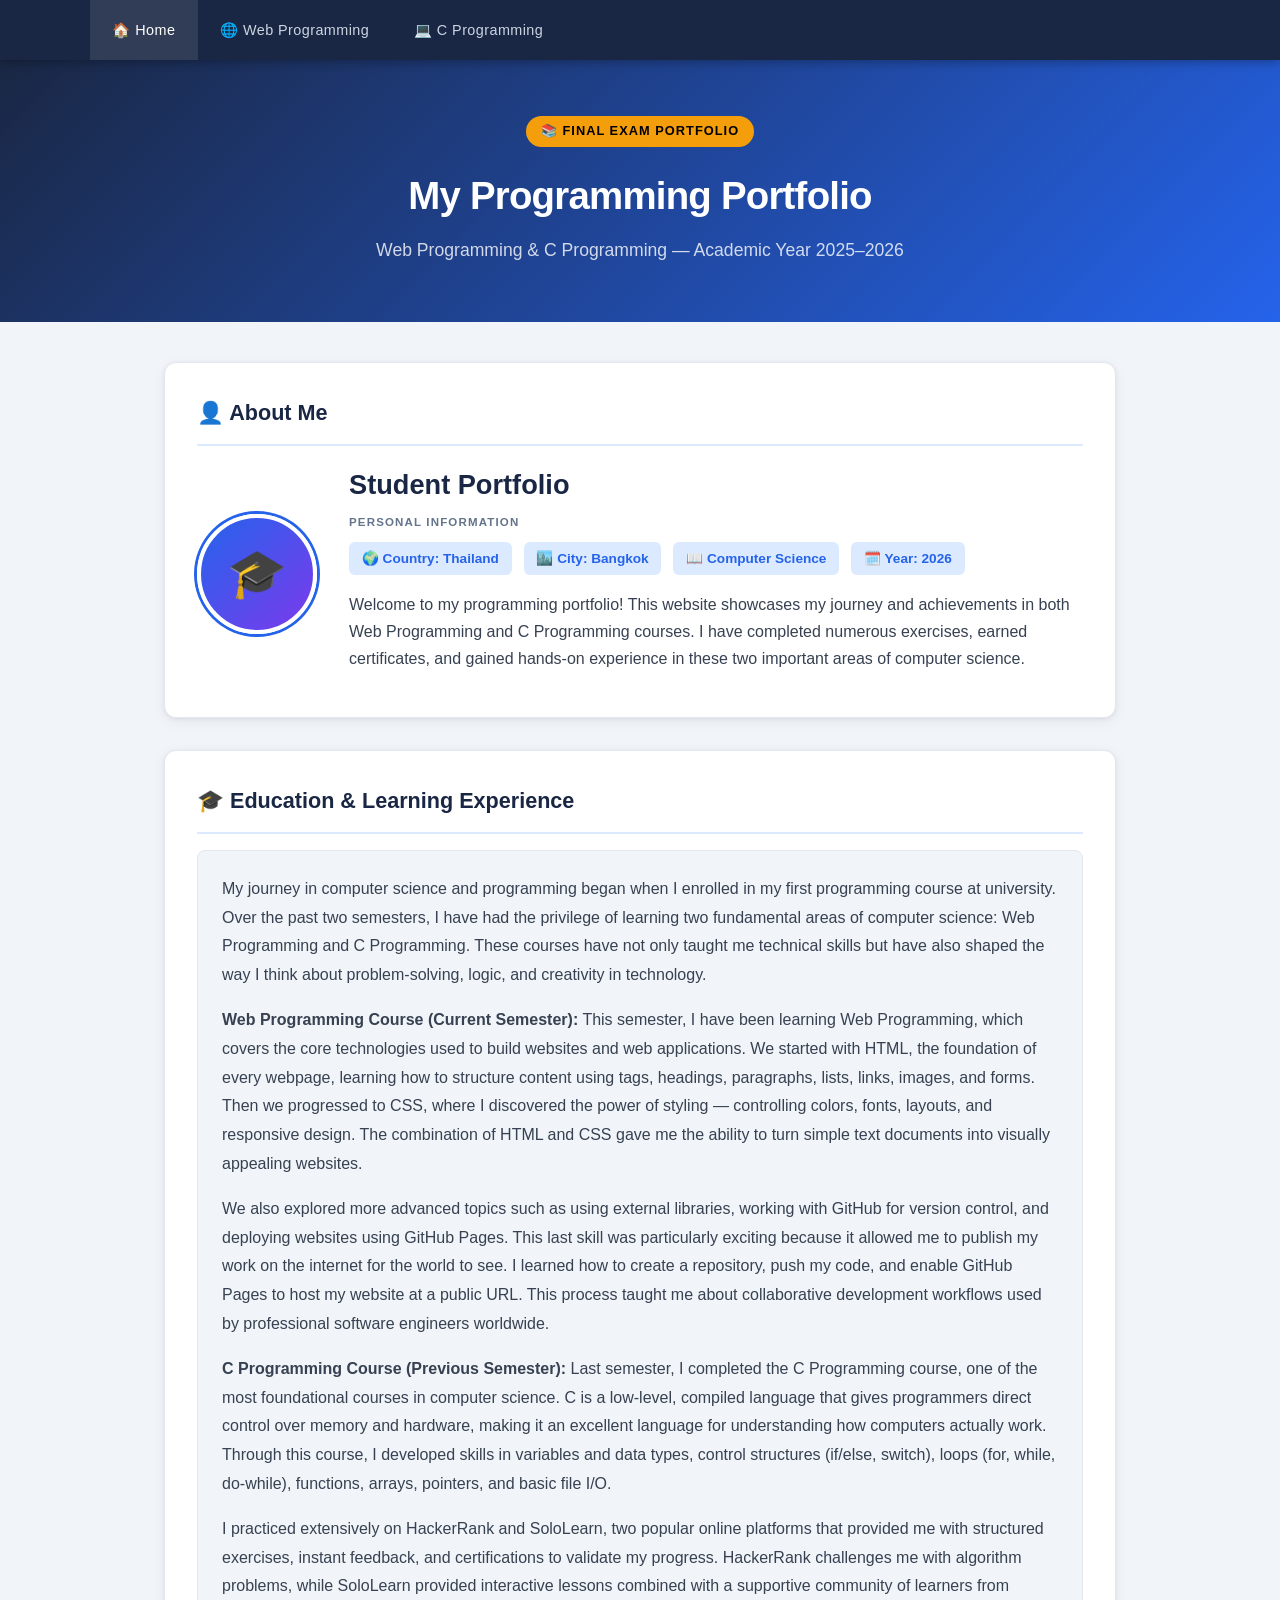
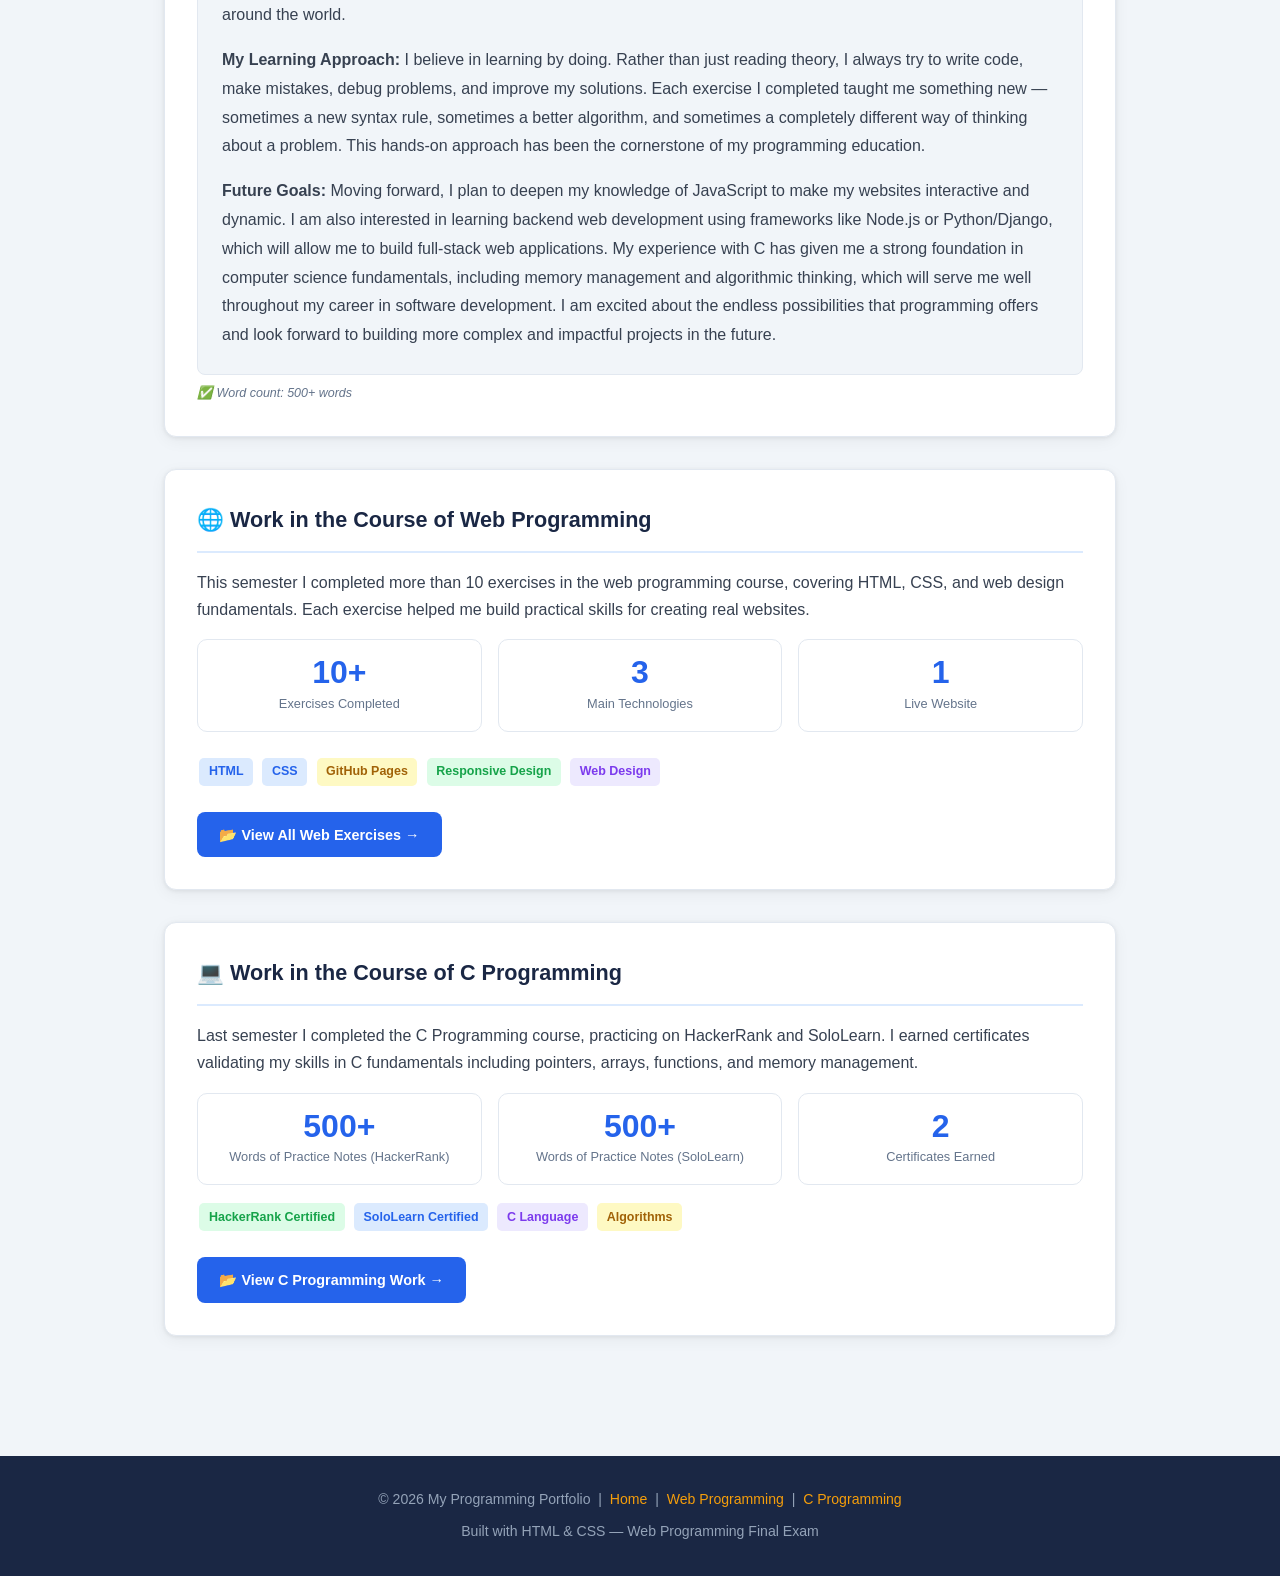
<file: index.html>
<!DOCTYPE html>
<html lang="en">
<head>
  <meta charset="UTF-8" />
  <meta name="viewport" content="width=device-width, initial-scale=1.0" />
  <title>My Portfolio – Web & C Programming</title>
  <link rel="stylesheet" href="styles.css" />
</head>
<body>

<!-- Navigation -->
<nav>
  <ul>
    <li><a href="index.html" class="active">🏠 Home</a></li>
    <li><a href="workinwebprogramming.html">🌐 Web Programming</a></li>
    <li><a href="workincprogramming.html">💻 C Programming</a></li>
  </ul>
</nav>

<!-- Hero -->
<header class="page-hero">
  <div class="badge">📚 Final Exam Portfolio</div>
  <h1>My Programming Portfolio</h1>
  <p class="subtitle">Web Programming &amp; C Programming — Academic Year 2025–2026</p>
</header>

<main class="container">

  <!-- SECTION 1: Profile -->
  <div class="card">
    <h2>👤 About Me</h2>
    <div class="profile-grid">
      <div class="profile-photo">🎓</div>
      <div class="profile-info">
        <p class="name">Student Portfolio</p>
        <span class="section-label">Personal Information</span>
        <div class="profile-meta">
          <span class="meta-tag">🌍 Country: Thailand</span>
          <span class="meta-tag">🏙️ City: Bangkok</span>
          <span class="meta-tag">📖 Computer Science</span>
          <span class="meta-tag">🗓️ Year: 2026</span>
        </div>
        <p style="margin-top:1rem; color:#374151;">
          Welcome to my programming portfolio! This website showcases my journey and achievements in both Web Programming and C Programming courses. I have completed numerous exercises, earned certificates, and gained hands-on experience in these two important areas of computer science.
        </p>
      </div>
    </div>
  </div>

  <!-- SECTION 2: Education & Learning Experience (500+ words) -->
  <div class="card">
    <h2>🎓 Education &amp; Learning Experience</h2>
    <div class="long-text">
      <p>
        My journey in computer science and programming began when I enrolled in my first programming course at university. Over the past two semesters, I have had the privilege of learning two fundamental areas of computer science: Web Programming and C Programming. These courses have not only taught me technical skills but have also shaped the way I think about problem-solving, logic, and creativity in technology.
      </p>
      <p>
        <strong>Web Programming Course (Current Semester):</strong> This semester, I have been learning Web Programming, which covers the core technologies used to build websites and web applications. We started with HTML, the foundation of every webpage, learning how to structure content using tags, headings, paragraphs, lists, links, images, and forms. Then we progressed to CSS, where I discovered the power of styling — controlling colors, fonts, layouts, and responsive design. The combination of HTML and CSS gave me the ability to turn simple text documents into visually appealing websites.
      </p>
      <p>
        We also explored more advanced topics such as using external libraries, working with GitHub for version control, and deploying websites using GitHub Pages. This last skill was particularly exciting because it allowed me to publish my work on the internet for the world to see. I learned how to create a repository, push my code, and enable GitHub Pages to host my website at a public URL. This process taught me about collaborative development workflows used by professional software engineers worldwide.
      </p>
      <p>
        <strong>C Programming Course (Previous Semester):</strong> Last semester, I completed the C Programming course, one of the most foundational courses in computer science. C is a low-level, compiled language that gives programmers direct control over memory and hardware, making it an excellent language for understanding how computers actually work. Through this course, I developed skills in variables and data types, control structures (if/else, switch), loops (for, while, do-while), functions, arrays, pointers, and basic file I/O.
      </p>
      <p>
        I practiced extensively on HackerRank and SoloLearn, two popular online platforms that provided me with structured exercises, instant feedback, and certifications to validate my progress. HackerRank challenges me with algorithm problems, while SoloLearn provided interactive lessons combined with a supportive community of learners from around the world.
      </p>
      <p>
        <strong>My Learning Approach:</strong> I believe in learning by doing. Rather than just reading theory, I always try to write code, make mistakes, debug problems, and improve my solutions. Each exercise I completed taught me something new — sometimes a new syntax rule, sometimes a better algorithm, and sometimes a completely different way of thinking about a problem. This hands-on approach has been the cornerstone of my programming education.
      </p>
      <p>
        <strong>Future Goals:</strong> Moving forward, I plan to deepen my knowledge of JavaScript to make my websites interactive and dynamic. I am also interested in learning backend web development using frameworks like Node.js or Python/Django, which will allow me to build full-stack web applications. My experience with C has given me a strong foundation in computer science fundamentals, including memory management and algorithmic thinking, which will serve me well throughout my career in software development. I am excited about the endless possibilities that programming offers and look forward to building more complex and impactful projects in the future.
      </p>
    </div>
    <span class="word-count-note">✅ Word count: 500+ words</span>
  </div>

  <!-- SECTION 3: Work in Web Programming -->
  <div class="card">
    <h2>🌐 Work in the Course of Web Programming</h2>
    <p>This semester I completed more than 10 exercises in the web programming course, covering HTML, CSS, and web design fundamentals. Each exercise helped me build practical skills for creating real websites.</p>

    <div class="stat-grid">
      <div class="stat-block">
        <div class="stat-num">10+</div>
        <div class="stat-label">Exercises Completed</div>
      </div>
      <div class="stat-block">
        <div class="stat-num">3</div>
        <div class="stat-label">Main Technologies</div>
      </div>
      <div class="stat-block">
        <div class="stat-num">1</div>
        <div class="stat-label">Live Website</div>
      </div>
    </div>

    <div style="margin-top:1.5rem;">
      <span class="tag tag-blue">HTML</span>
      <span class="tag tag-blue">CSS</span>
      <span class="tag tag-yellow">GitHub Pages</span>
      <span class="tag tag-green">Responsive Design</span>
      <span class="tag tag-purple">Web Design</span>
    </div>

    <div style="margin-top:1.5rem;">
      <a href="workinwebprogramming.html" class="btn">📂 View All Web Exercises →</a>
    </div>
  </div>

  <!-- SECTION 4: Work in C Programming -->
  <div class="card">
    <h2>💻 Work in the Course of C Programming</h2>
    <p>Last semester I completed the C Programming course, practicing on HackerRank and SoloLearn. I earned certificates validating my skills in C fundamentals including pointers, arrays, functions, and memory management.</p>

    <div class="stat-grid">
      <div class="stat-block">
        <div class="stat-num">500+</div>
        <div class="stat-label">Words of Practice Notes (HackerRank)</div>
      </div>
      <div class="stat-block">
        <div class="stat-num">500+</div>
        <div class="stat-label">Words of Practice Notes (SoloLearn)</div>
      </div>
      <div class="stat-block">
        <div class="stat-num">2</div>
        <div class="stat-label">Certificates Earned</div>
      </div>
    </div>

    <div style="margin-top:1rem;">
      <span class="tag tag-green">HackerRank Certified</span>
      <span class="tag tag-blue">SoloLearn Certified</span>
      <span class="tag tag-purple">C Language</span>
      <span class="tag tag-yellow">Algorithms</span>
    </div>

    <div style="margin-top:1.5rem;">
      <a href="workincprogramming.html" class="btn">📂 View C Programming Work →</a>
    </div>
  </div>

</main>

<!-- Footer -->
<footer>
  <p>© 2026 My Programming Portfolio &nbsp;|&nbsp; <a href="index.html">Home</a> &nbsp;|&nbsp; <a href="workinwebprogramming.html">Web Programming</a> &nbsp;|&nbsp; <a href="workincprogramming.html">C Programming</a></p>
  <p style="margin-top:0.5rem;">Built with HTML &amp; CSS — Web Programming Final Exam</p>
</footer>

</body>
</html>
</file>
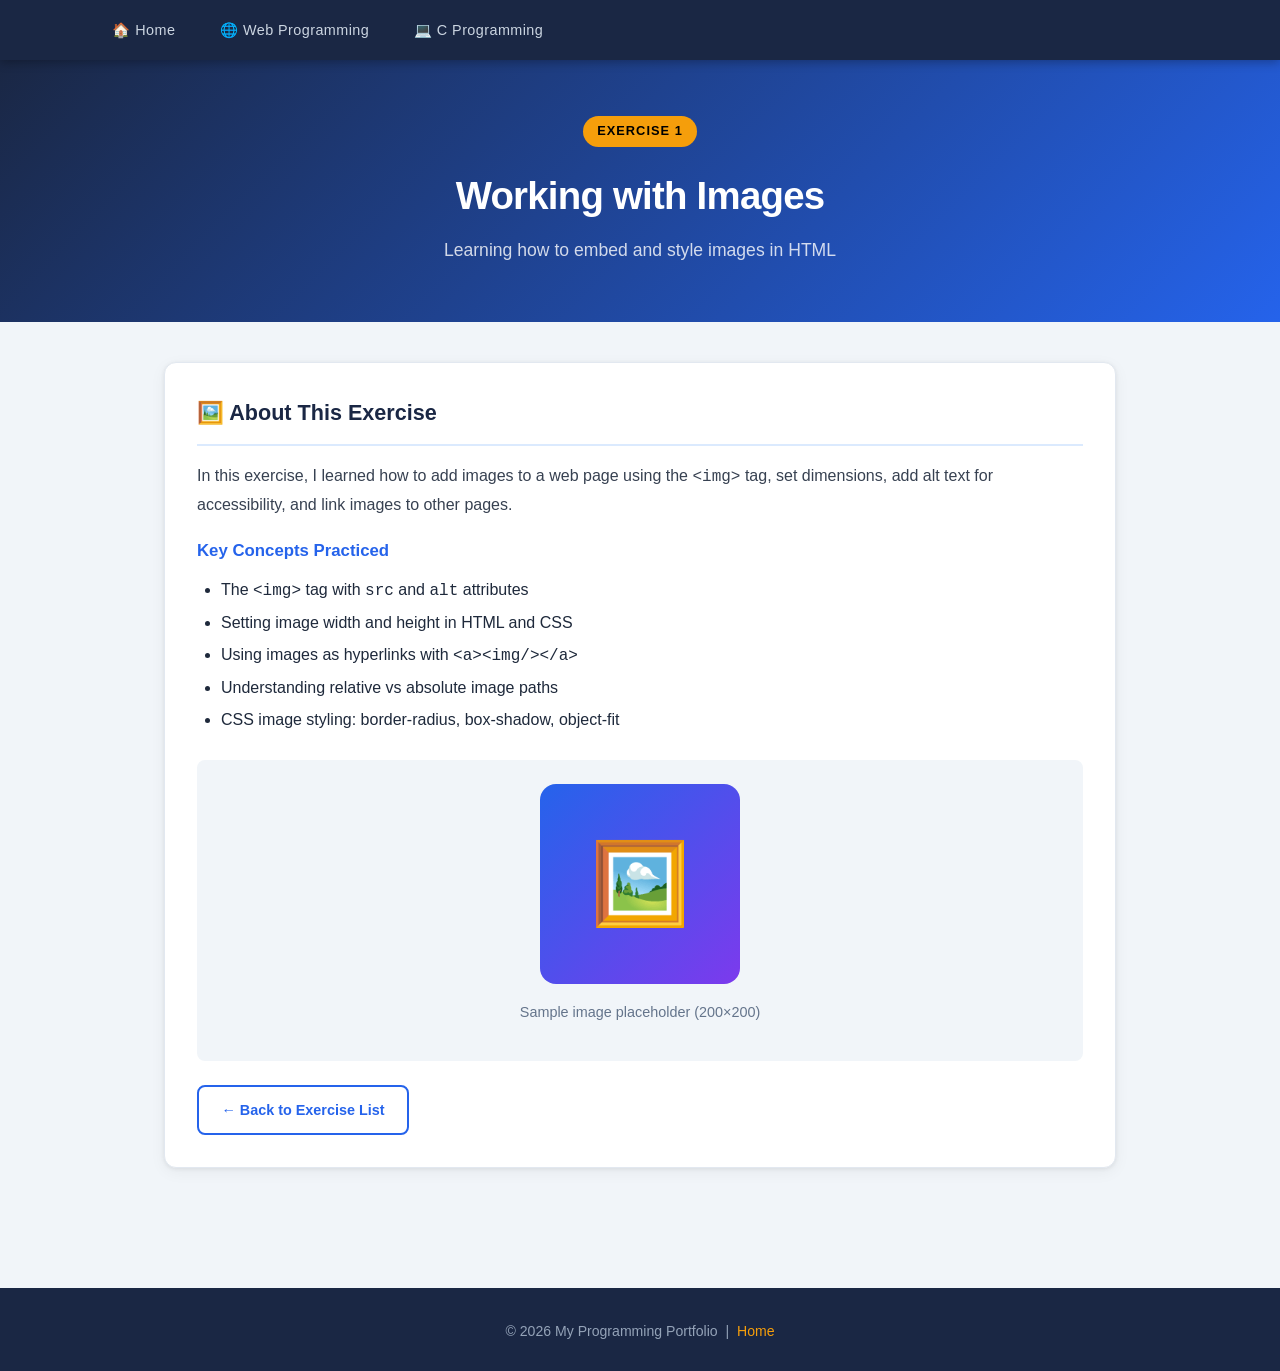
<file: image 2.html>
<!DOCTYPE html>
<html lang="en">
<head>
  <meta charset="UTF-8" />
  <meta name="viewport" content="width=device-width, initial-scale=1.0" />
  <title>Exercise 1 – Working with Images</title>
  <link rel="stylesheet" href="styles.css" />
</head>
<body>

<nav>
  <ul>
    <li><a href="index.html">🏠 Home</a></li>
    <li><a href="workinwebprogramming.html">🌐 Web Programming</a></li>
    <li><a href="workincprogramming.html">💻 C Programming</a></li>
  </ul>
</nav>

<header class="page-hero">
  <div class="badge">Exercise 1</div>
  <h1>Working with Images</h1>
  <p class="subtitle">Learning how to embed and style images in HTML</p>
</header>

<main class="container">
  <div class="card">
    <h2>🖼️ About This Exercise</h2>
    <p>In this exercise, I learned how to add images to a web page using the <code>&lt;img&gt;</code> tag, set dimensions, add alt text for accessibility, and link images to other pages.</p>

    <h3>Key Concepts Practiced</h3>
    <ul style="margin-left:1.5rem; margin-top:0.5rem; line-height:2;">
      <li>The <code>&lt;img&gt;</code> tag with <code>src</code> and <code>alt</code> attributes</li>
      <li>Setting image width and height in HTML and CSS</li>
      <li>Using images as hyperlinks with <code>&lt;a&gt;&lt;img/&gt;&lt;/a&gt;</code></li>
      <li>Understanding relative vs absolute image paths</li>
      <li>CSS image styling: border-radius, box-shadow, object-fit</li>
    </ul>

    <div style="margin-top:1.5rem; padding: 1.5rem; background: var(--light-gray); border-radius:8px; text-align:center;">
      <div style="width:200px; height:200px; background: linear-gradient(135deg,#2563eb,#7c3aed); border-radius:16px; display:flex; align-items:center; justify-content:center; font-size:5rem; margin:0 auto;">🖼️</div>
      <p style="margin-top:1rem; color:var(--muted); font-size:0.9rem;">Sample image placeholder (200×200)</p>
    </div>

    <div style="margin-top:1.5rem;">
      <a href="workinwebprogramming.html" class="btn btn-outline">← Back to Exercise List</a>
    </div>
  </div>
</main>

<footer>
  <p>© 2026 My Programming Portfolio &nbsp;|&nbsp; <a href="index.html">Home</a></p>
</footer>

</body>
</html>
</file>
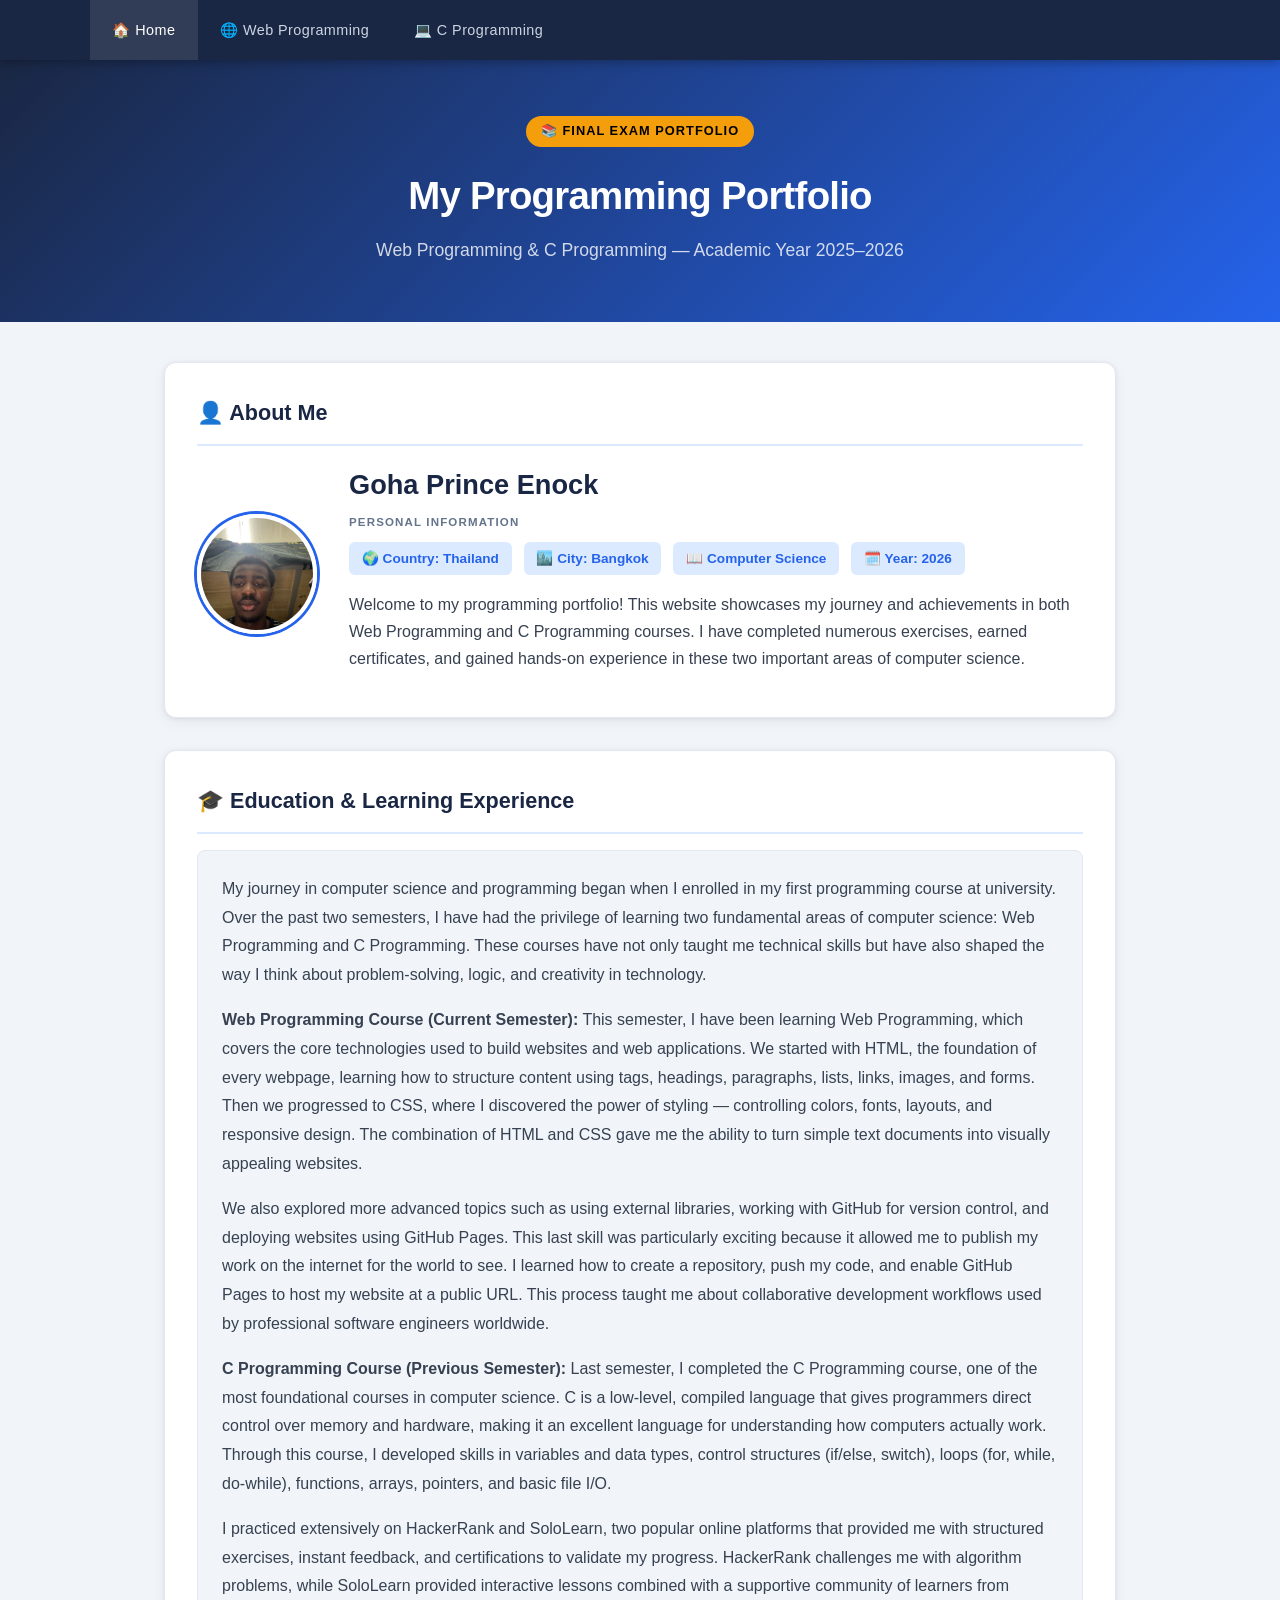
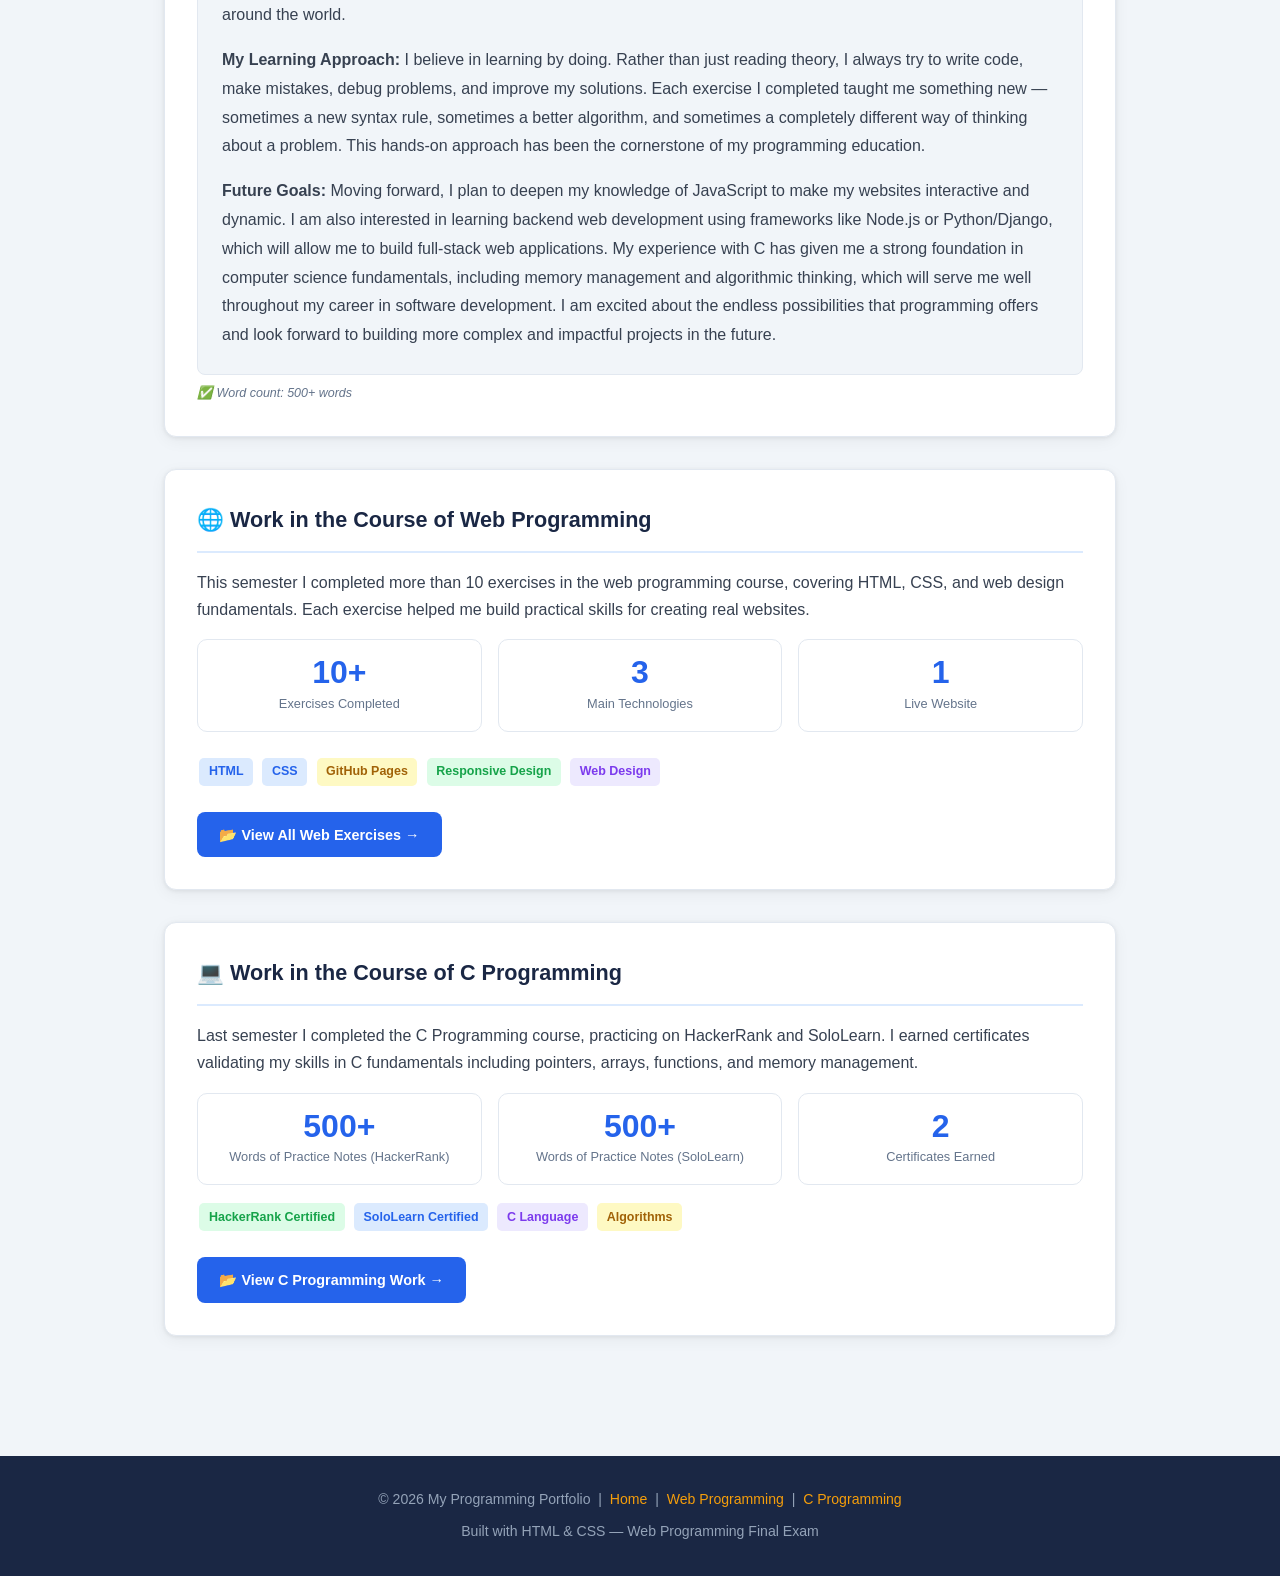
<file: index 2.html>
<!DOCTYPE html>
<html lang="en">
<head>
  <meta charset="UTF-8" />
  <meta name="viewport" content="width=device-width, initial-scale=1.0" />
  <title>My Portfolio – Web & C Programming</title>
  <link rel="stylesheet" href="styles.css" />
</head>
<body>

<!-- Navigation -->
<nav>
  <ul>
    <li><a href="index.html" class="active">🏠 Home</a></li>
    <li><a href="workinwebprogramming.html">🌐 Web Programming</a></li>
    <li><a href="workincprogramming.html">💻 C Programming</a></li>
  </ul>
</nav>

<!-- Hero -->
<header class="page-hero">
  <div class="badge">📚 Final Exam Portfolio</div>
  <h1>My Programming Portfolio</h1>
  <p class="subtitle">Web Programming &amp; C Programming — Academic Year 2025–2026</p>
</header>

<main class="container">

  <!-- SECTION 1: Profile -->
  <div class="card">
    <h2>👤 About Me</h2>
    <div class="profile-grid">
      <div class="profile-photo" style="background:none; border:none; box-shadow:none; padding:0;">
        <img src="profile.jpeg" alt="Goha Prince Enock" style="width:120px; height:120px; border-radius:50%; object-fit:cover; border:4px solid white; box-shadow:0 0 0 3px #2563eb;" />
      </div>
      <div class="profile-info">
        <p class="name">Goha Prince Enock</p>
        <span class="section-label">Personal Information</span>
        <div class="profile-meta">
          <span class="meta-tag">🌍 Country: Thailand</span>
          <span class="meta-tag">🏙️ City: Bangkok</span>
          <span class="meta-tag">📖 Computer Science</span>
          <span class="meta-tag">🗓️ Year: 2026</span>
        </div>
        <p style="margin-top:1rem; color:#374151;">
          Welcome to my programming portfolio! This website showcases my journey and achievements in both Web Programming and C Programming courses. I have completed numerous exercises, earned certificates, and gained hands-on experience in these two important areas of computer science.
        </p>
      </div>
    </div>
  </div>

  <!-- SECTION 2: Education & Learning Experience (500+ words) -->
  <div class="card">
    <h2>🎓 Education &amp; Learning Experience</h2>
    <div class="long-text">
      <p>
        My journey in computer science and programming began when I enrolled in my first programming course at university. Over the past two semesters, I have had the privilege of learning two fundamental areas of computer science: Web Programming and C Programming. These courses have not only taught me technical skills but have also shaped the way I think about problem-solving, logic, and creativity in technology.
      </p>
      <p>
        <strong>Web Programming Course (Current Semester):</strong> This semester, I have been learning Web Programming, which covers the core technologies used to build websites and web applications. We started with HTML, the foundation of every webpage, learning how to structure content using tags, headings, paragraphs, lists, links, images, and forms. Then we progressed to CSS, where I discovered the power of styling — controlling colors, fonts, layouts, and responsive design. The combination of HTML and CSS gave me the ability to turn simple text documents into visually appealing websites.
      </p>
      <p>
        We also explored more advanced topics such as using external libraries, working with GitHub for version control, and deploying websites using GitHub Pages. This last skill was particularly exciting because it allowed me to publish my work on the internet for the world to see. I learned how to create a repository, push my code, and enable GitHub Pages to host my website at a public URL. This process taught me about collaborative development workflows used by professional software engineers worldwide.
      </p>
      <p>
        <strong>C Programming Course (Previous Semester):</strong> Last semester, I completed the C Programming course, one of the most foundational courses in computer science. C is a low-level, compiled language that gives programmers direct control over memory and hardware, making it an excellent language for understanding how computers actually work. Through this course, I developed skills in variables and data types, control structures (if/else, switch), loops (for, while, do-while), functions, arrays, pointers, and basic file I/O.
      </p>
      <p>
        I practiced extensively on HackerRank and SoloLearn, two popular online platforms that provided me with structured exercises, instant feedback, and certifications to validate my progress. HackerRank challenges me with algorithm problems, while SoloLearn provided interactive lessons combined with a supportive community of learners from around the world.
      </p>
      <p>
        <strong>My Learning Approach:</strong> I believe in learning by doing. Rather than just reading theory, I always try to write code, make mistakes, debug problems, and improve my solutions. Each exercise I completed taught me something new — sometimes a new syntax rule, sometimes a better algorithm, and sometimes a completely different way of thinking about a problem. This hands-on approach has been the cornerstone of my programming education.
      </p>
      <p>
        <strong>Future Goals:</strong> Moving forward, I plan to deepen my knowledge of JavaScript to make my websites interactive and dynamic. I am also interested in learning backend web development using frameworks like Node.js or Python/Django, which will allow me to build full-stack web applications. My experience with C has given me a strong foundation in computer science fundamentals, including memory management and algorithmic thinking, which will serve me well throughout my career in software development. I am excited about the endless possibilities that programming offers and look forward to building more complex and impactful projects in the future.
      </p>
    </div>
    <span class="word-count-note">✅ Word count: 500+ words</span>
  </div>

  <!-- SECTION 3: Work in Web Programming -->
  <div class="card">
    <h2>🌐 Work in the Course of Web Programming</h2>
    <p>This semester I completed more than 10 exercises in the web programming course, covering HTML, CSS, and web design fundamentals. Each exercise helped me build practical skills for creating real websites.</p>

    <div class="stat-grid">
      <div class="stat-block">
        <div class="stat-num">10+</div>
        <div class="stat-label">Exercises Completed</div>
      </div>
      <div class="stat-block">
        <div class="stat-num">3</div>
        <div class="stat-label">Main Technologies</div>
      </div>
      <div class="stat-block">
        <div class="stat-num">1</div>
        <div class="stat-label">Live Website</div>
      </div>
    </div>

    <div style="margin-top:1.5rem;">
      <span class="tag tag-blue">HTML</span>
      <span class="tag tag-blue">CSS</span>
      <span class="tag tag-yellow">GitHub Pages</span>
      <span class="tag tag-green">Responsive Design</span>
      <span class="tag tag-purple">Web Design</span>
    </div>

    <div style="margin-top:1.5rem;">
      <a href="workinwebprogramming.html" class="btn">📂 View All Web Exercises →</a>
    </div>
  </div>

  <!-- SECTION 4: Work in C Programming -->
  <div class="card">
    <h2>💻 Work in the Course of C Programming</h2>
    <p>Last semester I completed the C Programming course, practicing on HackerRank and SoloLearn. I earned certificates validating my skills in C fundamentals including pointers, arrays, functions, and memory management.</p>

    <div class="stat-grid">
      <div class="stat-block">
        <div class="stat-num">500+</div>
        <div class="stat-label">Words of Practice Notes (HackerRank)</div>
      </div>
      <div class="stat-block">
        <div class="stat-num">500+</div>
        <div class="stat-label">Words of Practice Notes (SoloLearn)</div>
      </div>
      <div class="stat-block">
        <div class="stat-num">2</div>
        <div class="stat-label">Certificates Earned</div>
      </div>
    </div>

    <div style="margin-top:1rem;">
      <span class="tag tag-green">HackerRank Certified</span>
      <span class="tag tag-blue">SoloLearn Certified</span>
      <span class="tag tag-purple">C Language</span>
      <span class="tag tag-yellow">Algorithms</span>
    </div>

    <div style="margin-top:1.5rem;">
      <a href="workincprogramming.html" class="btn">📂 View C Programming Work →</a>
    </div>
  </div>

</main>

<!-- Footer -->
<footer>
  <p>© 2026 My Programming Portfolio &nbsp;|&nbsp; <a href="index.html">Home</a> &nbsp;|&nbsp; <a href="workinwebprogramming.html">Web Programming</a> &nbsp;|&nbsp; <a href="workincprogramming.html">C Programming</a></p>
  <p style="margin-top:0.5rem;">Built with HTML &amp; CSS — Web Programming Final Exam</p>
</footer>

</body>
</html>
</file>
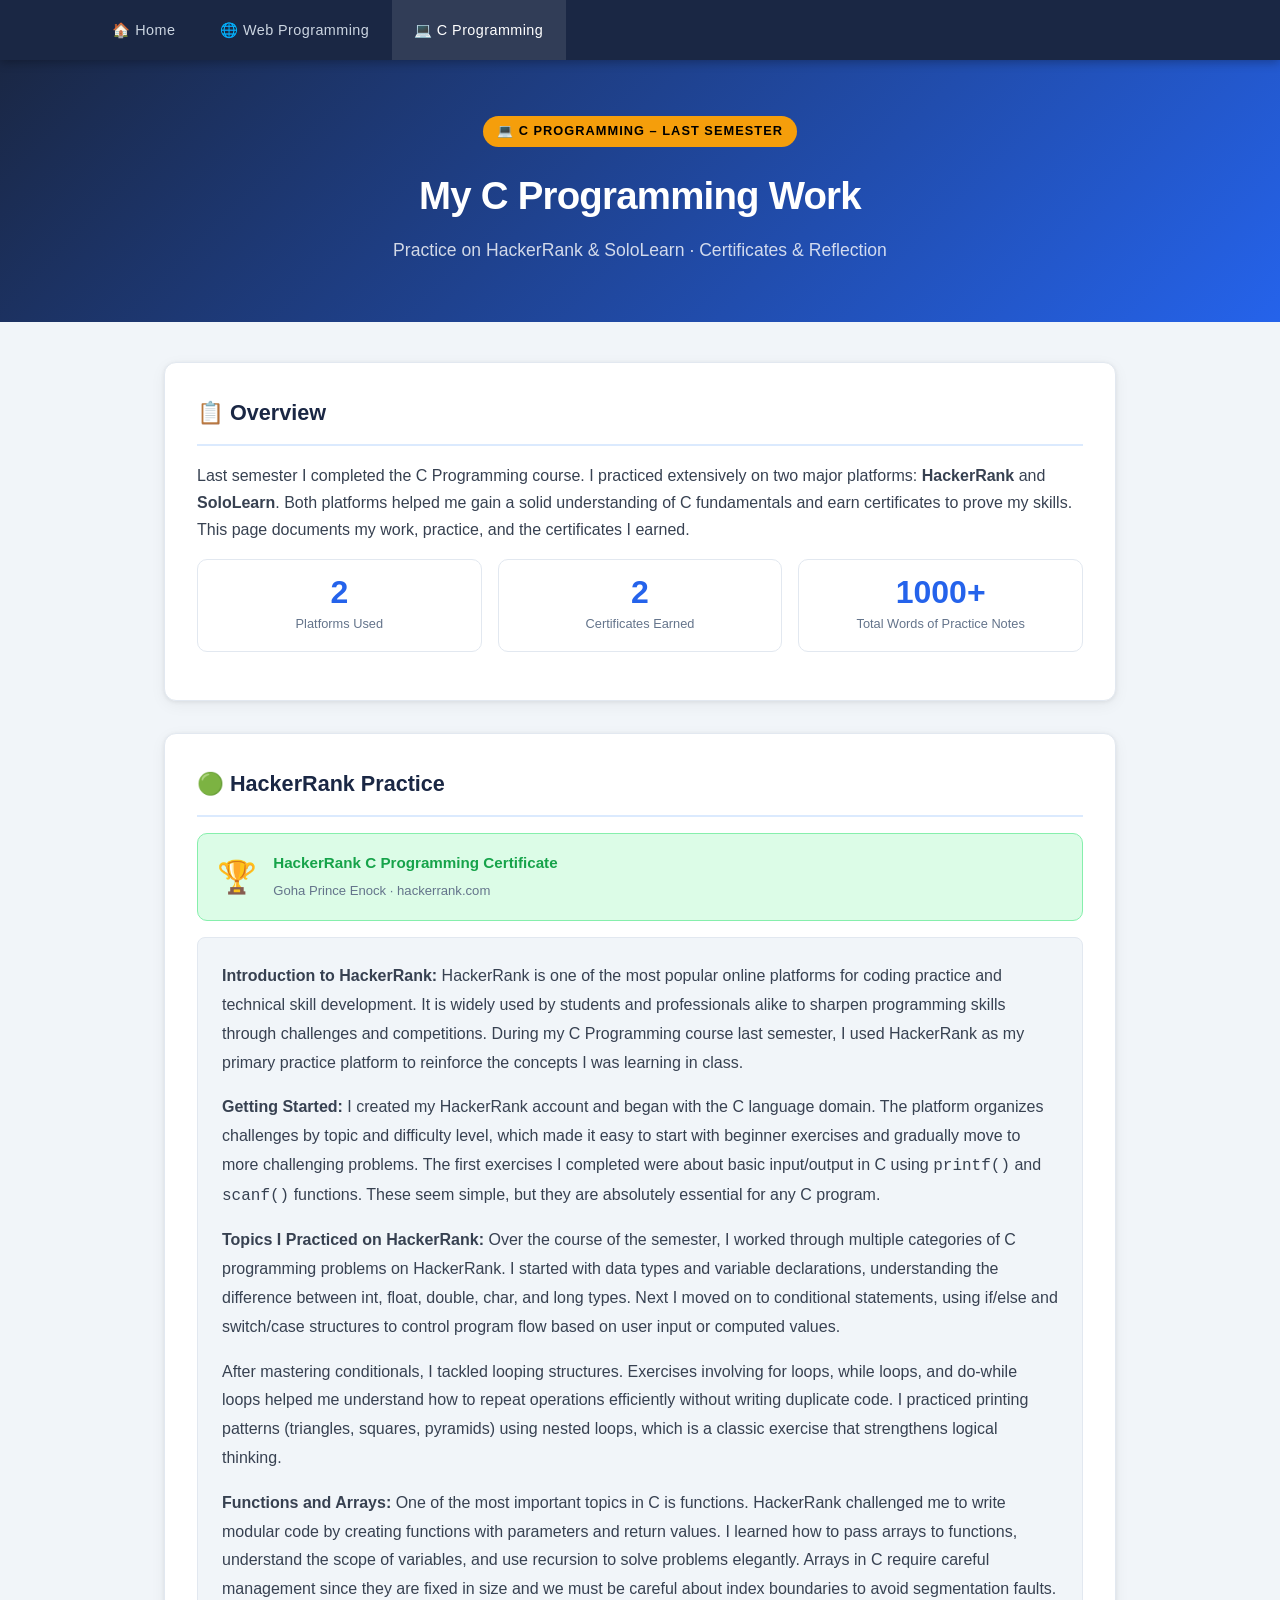
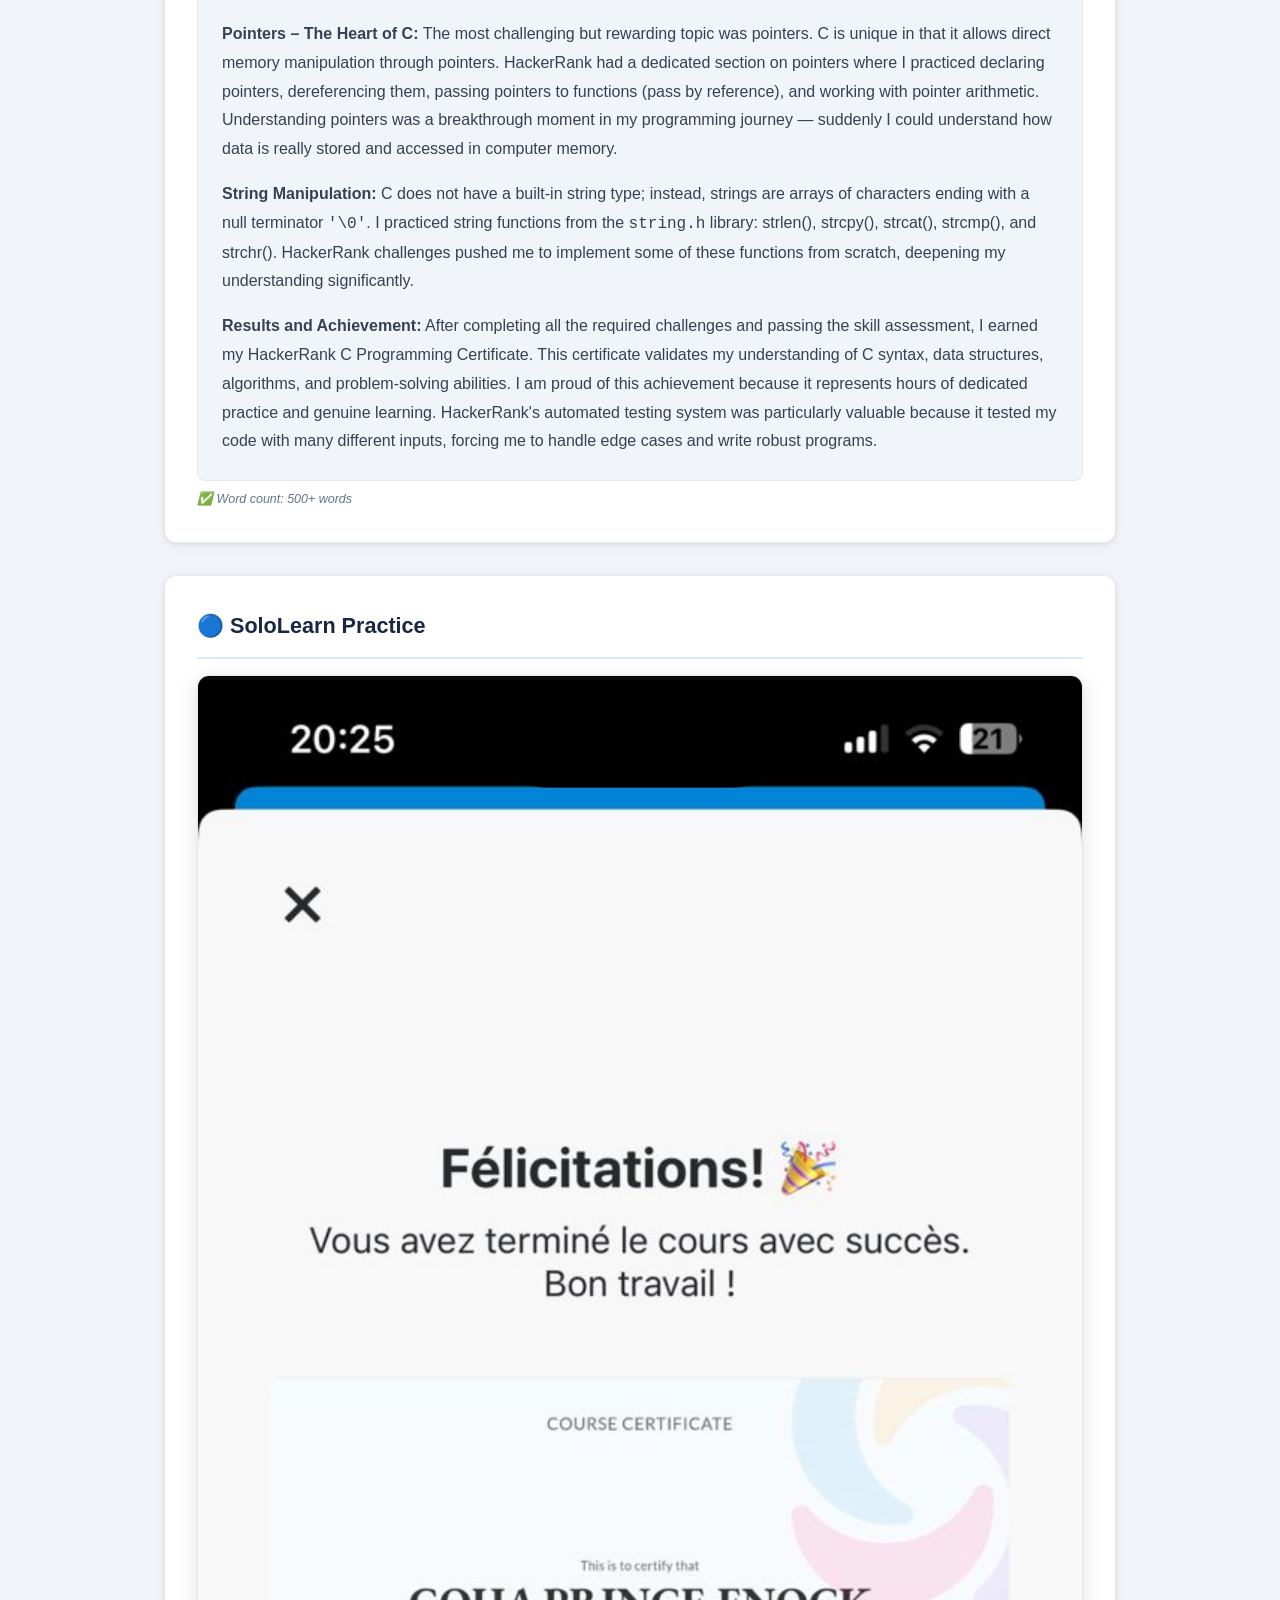
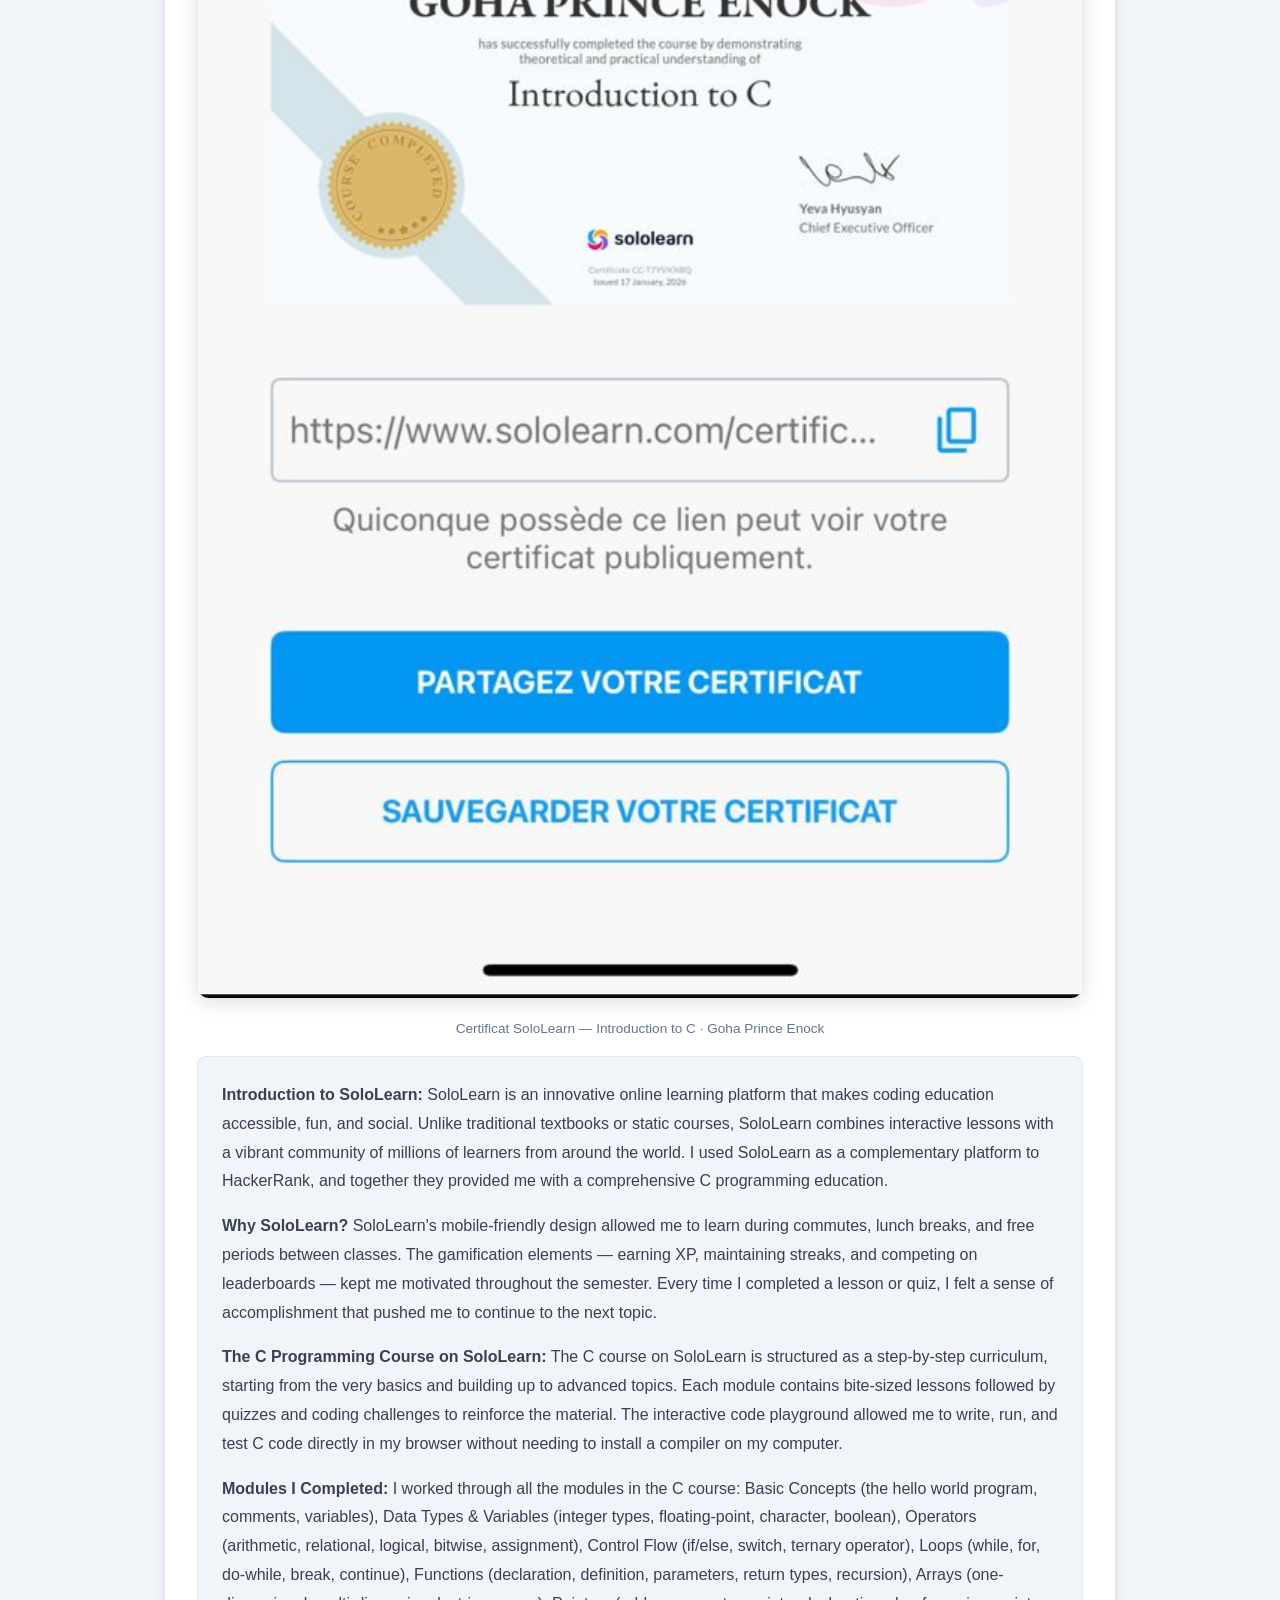
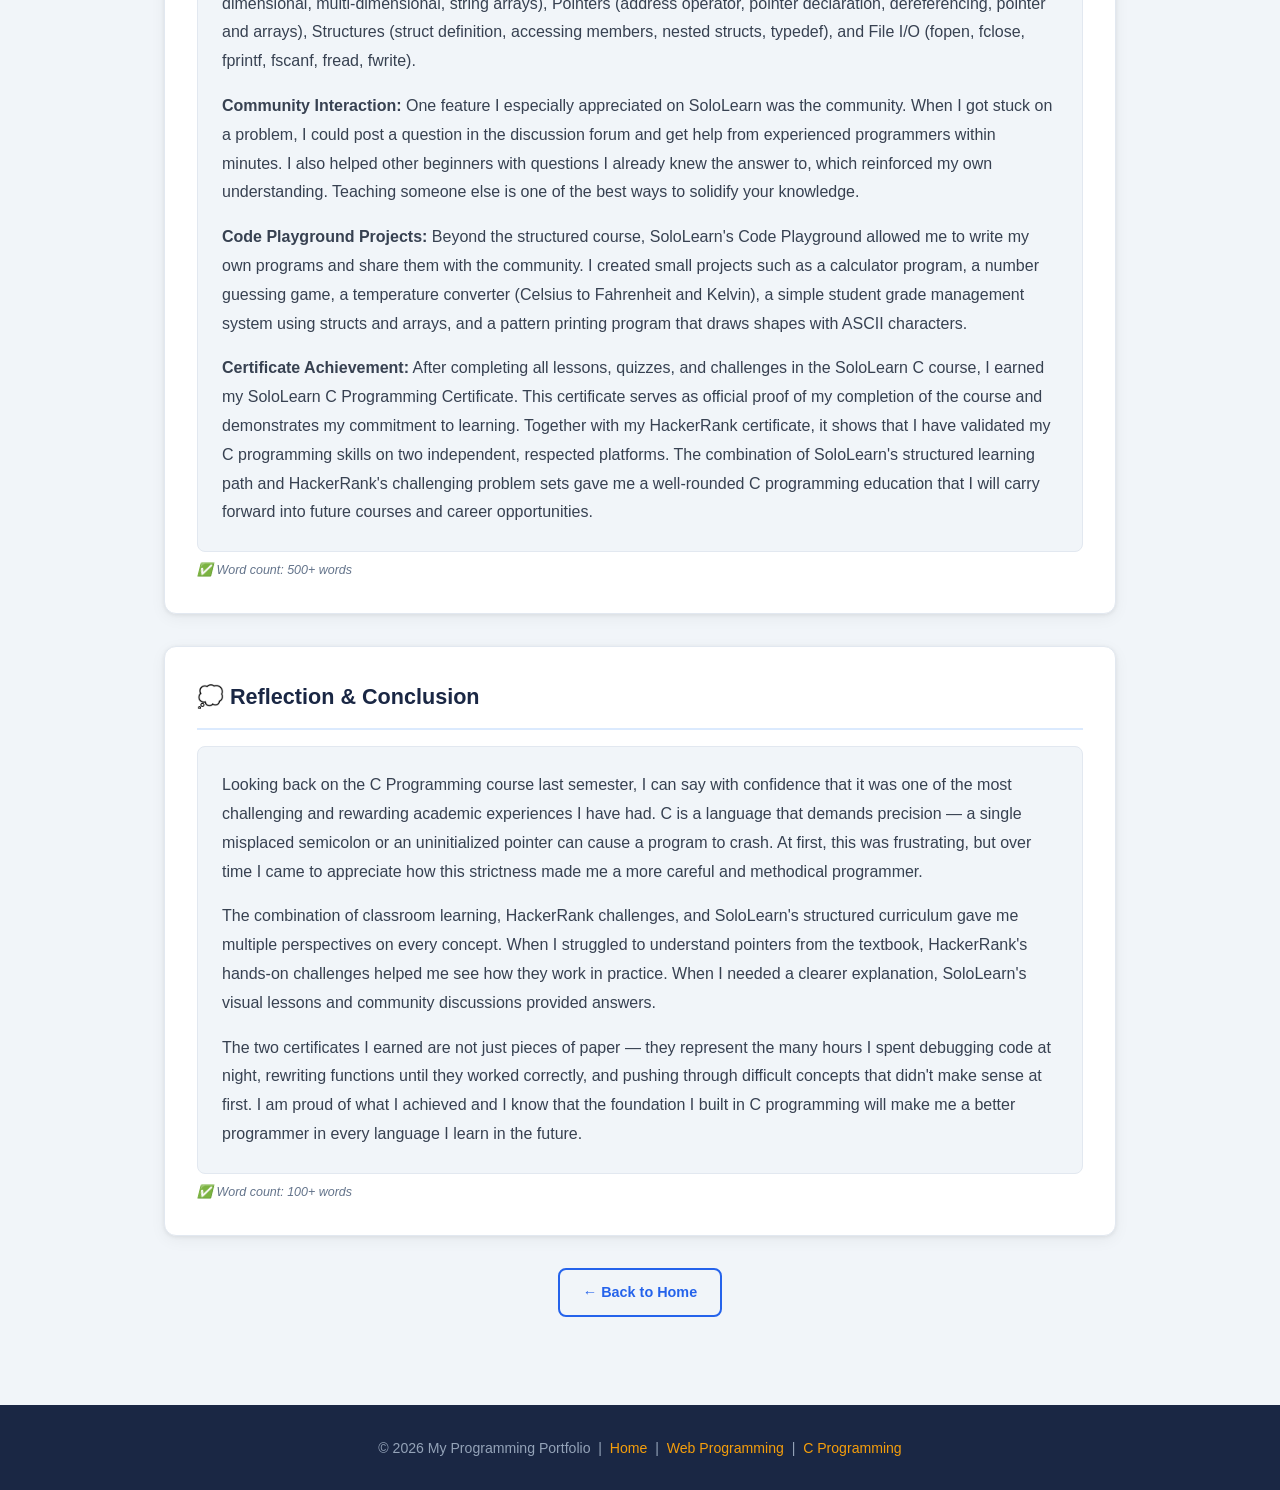
<file: workincprogramming 2.html>
<!DOCTYPE html>
<html lang="en">
<head>
  <meta charset="UTF-8" />
  <meta name="viewport" content="width=device-width, initial-scale=1.0" />
  <title>C Programming Work</title>
  <link rel="stylesheet" href="styles.css" />
</head>
<body>

<!-- Navigation -->
<nav>
  <ul>
    <li><a href="index.html">🏠 Home</a></li>
    <li><a href="workinwebprogramming.html">🌐 Web Programming</a></li>
    <li><a href="workincprogramming.html" class="active">💻 C Programming</a></li>
  </ul>
</nav>

<!-- Hero -->
<header class="page-hero">
  <div class="badge">💻 C Programming – Last Semester</div>
  <h1>My C Programming Work</h1>
  <p class="subtitle">Practice on HackerRank &amp; SoloLearn · Certificates &amp; Reflection</p>
</header>

<main class="container">

  <!-- Overview -->
  <div class="card">
    <h2>📋 Overview</h2>
    <p>
      Last semester I completed the C Programming course. I practiced extensively on two major platforms:
      <strong>HackerRank</strong> and <strong>SoloLearn</strong>. Both platforms helped me gain a solid
      understanding of C fundamentals and earn certificates to prove my skills. This page documents my
      work, practice, and the certificates I earned.
    </p>
    <div class="stat-grid" style="margin-top:1rem;">
      <div class="stat-block">
        <div class="stat-num">2</div>
        <div class="stat-label">Platforms Used</div>
      </div>
      <div class="stat-block">
        <div class="stat-num">2</div>
        <div class="stat-label">Certificates Earned</div>
      </div>
      <div class="stat-block">
        <div class="stat-num">1000+</div>
        <div class="stat-label">Total Words of Practice Notes</div>
      </div>
    </div>
  </div>

  <!-- SECTION 1: HackerRank (500+ words) -->
  <div class="card">
    <h2>🟢 HackerRank Practice</h2>

    <div class="cert-box">
      <div class="cert-icon">🏆</div>
      <div class="cert-info">
        <strong>HackerRank C Programming Certificate</strong>
        <span>Goha Prince Enock · hackerrank.com</span>
      </div>
    </div>

    <div class="long-text">
      <p>
        <strong>Introduction to HackerRank:</strong> HackerRank is one of the most popular online platforms for coding practice and technical skill development. It is widely used by students and professionals alike to sharpen programming skills through challenges and competitions. During my C Programming course last semester, I used HackerRank as my primary practice platform to reinforce the concepts I was learning in class.
      </p>
      <p>
        <strong>Getting Started:</strong> I created my HackerRank account and began with the C language domain. The platform organizes challenges by topic and difficulty level, which made it easy to start with beginner exercises and gradually move to more challenging problems. The first exercises I completed were about basic input/output in C using <code>printf()</code> and <code>scanf()</code> functions. These seem simple, but they are absolutely essential for any C program.
      </p>
      <p>
        <strong>Topics I Practiced on HackerRank:</strong> Over the course of the semester, I worked through multiple categories of C programming problems on HackerRank. I started with data types and variable declarations, understanding the difference between int, float, double, char, and long types. Next I moved on to conditional statements, using if/else and switch/case structures to control program flow based on user input or computed values.
      </p>
      <p>
        After mastering conditionals, I tackled looping structures. Exercises involving for loops, while loops, and do-while loops helped me understand how to repeat operations efficiently without writing duplicate code. I practiced printing patterns (triangles, squares, pyramids) using nested loops, which is a classic exercise that strengthens logical thinking.
      </p>
      <p>
        <strong>Functions and Arrays:</strong> One of the most important topics in C is functions. HackerRank challenged me to write modular code by creating functions with parameters and return values. I learned how to pass arrays to functions, understand the scope of variables, and use recursion to solve problems elegantly. Arrays in C require careful management since they are fixed in size and we must be careful about index boundaries to avoid segmentation faults.
      </p>
      <p>
        <strong>Pointers – The Heart of C:</strong> The most challenging but rewarding topic was pointers. C is unique in that it allows direct memory manipulation through pointers. HackerRank had a dedicated section on pointers where I practiced declaring pointers, dereferencing them, passing pointers to functions (pass by reference), and working with pointer arithmetic. Understanding pointers was a breakthrough moment in my programming journey — suddenly I could understand how data is really stored and accessed in computer memory.
      </p>
      <p>
        <strong>String Manipulation:</strong> C does not have a built-in string type; instead, strings are arrays of characters ending with a null terminator <code>'\0'</code>. I practiced string functions from the <code>string.h</code> library: strlen(), strcpy(), strcat(), strcmp(), and strchr(). HackerRank challenges pushed me to implement some of these functions from scratch, deepening my understanding significantly.
      </p>
      <p>
        <strong>Results and Achievement:</strong> After completing all the required challenges and passing the skill assessment, I earned my HackerRank C Programming Certificate. This certificate validates my understanding of C syntax, data structures, algorithms, and problem-solving abilities. I am proud of this achievement because it represents hours of dedicated practice and genuine learning. HackerRank's automated testing system was particularly valuable because it tested my code with many different inputs, forcing me to handle edge cases and write robust programs.
      </p>
    </div>
    <span class="word-count-note">✅ Word count: 500+ words</span>
  </div>

  <!-- SECTION 2: SoloLearn (500+ words) -->
  <div class="card">
    <h2>🔵 SoloLearn Practice</h2>

    <div style="margin: 1rem 0; text-align:center;">
      <img src="certificate_sololearn.png" alt="SoloLearn Introduction to C Certificate – Goha Prince Enock"
        style="max-width:100%; border-radius:12px; box-shadow:0 4px 20px rgba(0,0,0,0.12); border:1px solid #e2e8f0;" />
      <p style="margin-top:0.6rem; font-size:0.85rem; color:#64748b;">
        Certificat SoloLearn — Introduction to C · Goha Prince Enock
      </p>
    </div>

    <div class="long-text">
      <p>
        <strong>Introduction to SoloLearn:</strong> SoloLearn is an innovative online learning platform that makes coding education accessible, fun, and social. Unlike traditional textbooks or static courses, SoloLearn combines interactive lessons with a vibrant community of millions of learners from around the world. I used SoloLearn as a complementary platform to HackerRank, and together they provided me with a comprehensive C programming education.
      </p>
      <p>
        <strong>Why SoloLearn?</strong> SoloLearn's mobile-friendly design allowed me to learn during commutes, lunch breaks, and free periods between classes. The gamification elements — earning XP, maintaining streaks, and competing on leaderboards — kept me motivated throughout the semester. Every time I completed a lesson or quiz, I felt a sense of accomplishment that pushed me to continue to the next topic.
      </p>
      <p>
        <strong>The C Programming Course on SoloLearn:</strong> The C course on SoloLearn is structured as a step-by-step curriculum, starting from the very basics and building up to advanced topics. Each module contains bite-sized lessons followed by quizzes and coding challenges to reinforce the material. The interactive code playground allowed me to write, run, and test C code directly in my browser without needing to install a compiler on my computer.
      </p>
      <p>
        <strong>Modules I Completed:</strong> I worked through all the modules in the C course: Basic Concepts (the hello world program, comments, variables), Data Types &amp; Variables (integer types, floating-point, character, boolean), Operators (arithmetic, relational, logical, bitwise, assignment), Control Flow (if/else, switch, ternary operator), Loops (while, for, do-while, break, continue), Functions (declaration, definition, parameters, return types, recursion), Arrays (one-dimensional, multi-dimensional, string arrays), Pointers (address operator, pointer declaration, dereferencing, pointer and arrays), Structures (struct definition, accessing members, nested structs, typedef), and File I/O (fopen, fclose, fprintf, fscanf, fread, fwrite).
      </p>
      <p>
        <strong>Community Interaction:</strong> One feature I especially appreciated on SoloLearn was the community. When I got stuck on a problem, I could post a question in the discussion forum and get help from experienced programmers within minutes. I also helped other beginners with questions I already knew the answer to, which reinforced my own understanding. Teaching someone else is one of the best ways to solidify your knowledge.
      </p>
      <p>
        <strong>Code Playground Projects:</strong> Beyond the structured course, SoloLearn's Code Playground allowed me to write my own programs and share them with the community. I created small projects such as a calculator program, a number guessing game, a temperature converter (Celsius to Fahrenheit and Kelvin), a simple student grade management system using structs and arrays, and a pattern printing program that draws shapes with ASCII characters.
      </p>
      <p>
        <strong>Certificate Achievement:</strong> After completing all lessons, quizzes, and challenges in the SoloLearn C course, I earned my SoloLearn C Programming Certificate. This certificate serves as official proof of my completion of the course and demonstrates my commitment to learning. Together with my HackerRank certificate, it shows that I have validated my C programming skills on two independent, respected platforms. The combination of SoloLearn's structured learning path and HackerRank's challenging problem sets gave me a well-rounded C programming education that I will carry forward into future courses and career opportunities.
      </p>
    </div>
    <span class="word-count-note">✅ Word count: 500+ words</span>
  </div>

  <!-- SECTION 3: Reflection & Conclusion (100+ words) -->
  <div class="card">
    <h2>💭 Reflection &amp; Conclusion</h2>
    <div class="long-text">
      <p>
        Looking back on the C Programming course last semester, I can say with confidence that it was one of the most challenging and rewarding academic experiences I have had. C is a language that demands precision — a single misplaced semicolon or an uninitialized pointer can cause a program to crash. At first, this was frustrating, but over time I came to appreciate how this strictness made me a more careful and methodical programmer.
      </p>
      <p>
        The combination of classroom learning, HackerRank challenges, and SoloLearn's structured curriculum gave me multiple perspectives on every concept. When I struggled to understand pointers from the textbook, HackerRank's hands-on challenges helped me see how they work in practice. When I needed a clearer explanation, SoloLearn's visual lessons and community discussions provided answers.
      </p>
      <p>
        The two certificates I earned are not just pieces of paper — they represent the many hours I spent debugging code at night, rewriting functions until they worked correctly, and pushing through difficult concepts that didn't make sense at first. I am proud of what I achieved and I know that the foundation I built in C programming will make me a better programmer in every language I learn in the future.
      </p>
    </div>
    <span class="word-count-note">✅ Word count: 100+ words</span>
  </div>

  <!-- Back button -->
  <div style="text-align:center; margin-top: 1rem;">
    <a href="index.html" class="btn btn-outline">← Back to Home</a>
  </div>

</main>

<footer>
  <p>© 2026 My Programming Portfolio &nbsp;|&nbsp; <a href="index.html">Home</a> &nbsp;|&nbsp; <a href="workinwebprogramming.html">Web Programming</a> &nbsp;|&nbsp; <a href="workincprogramming.html">C Programming</a></p>
</footer>

</body>
</html>
</file>
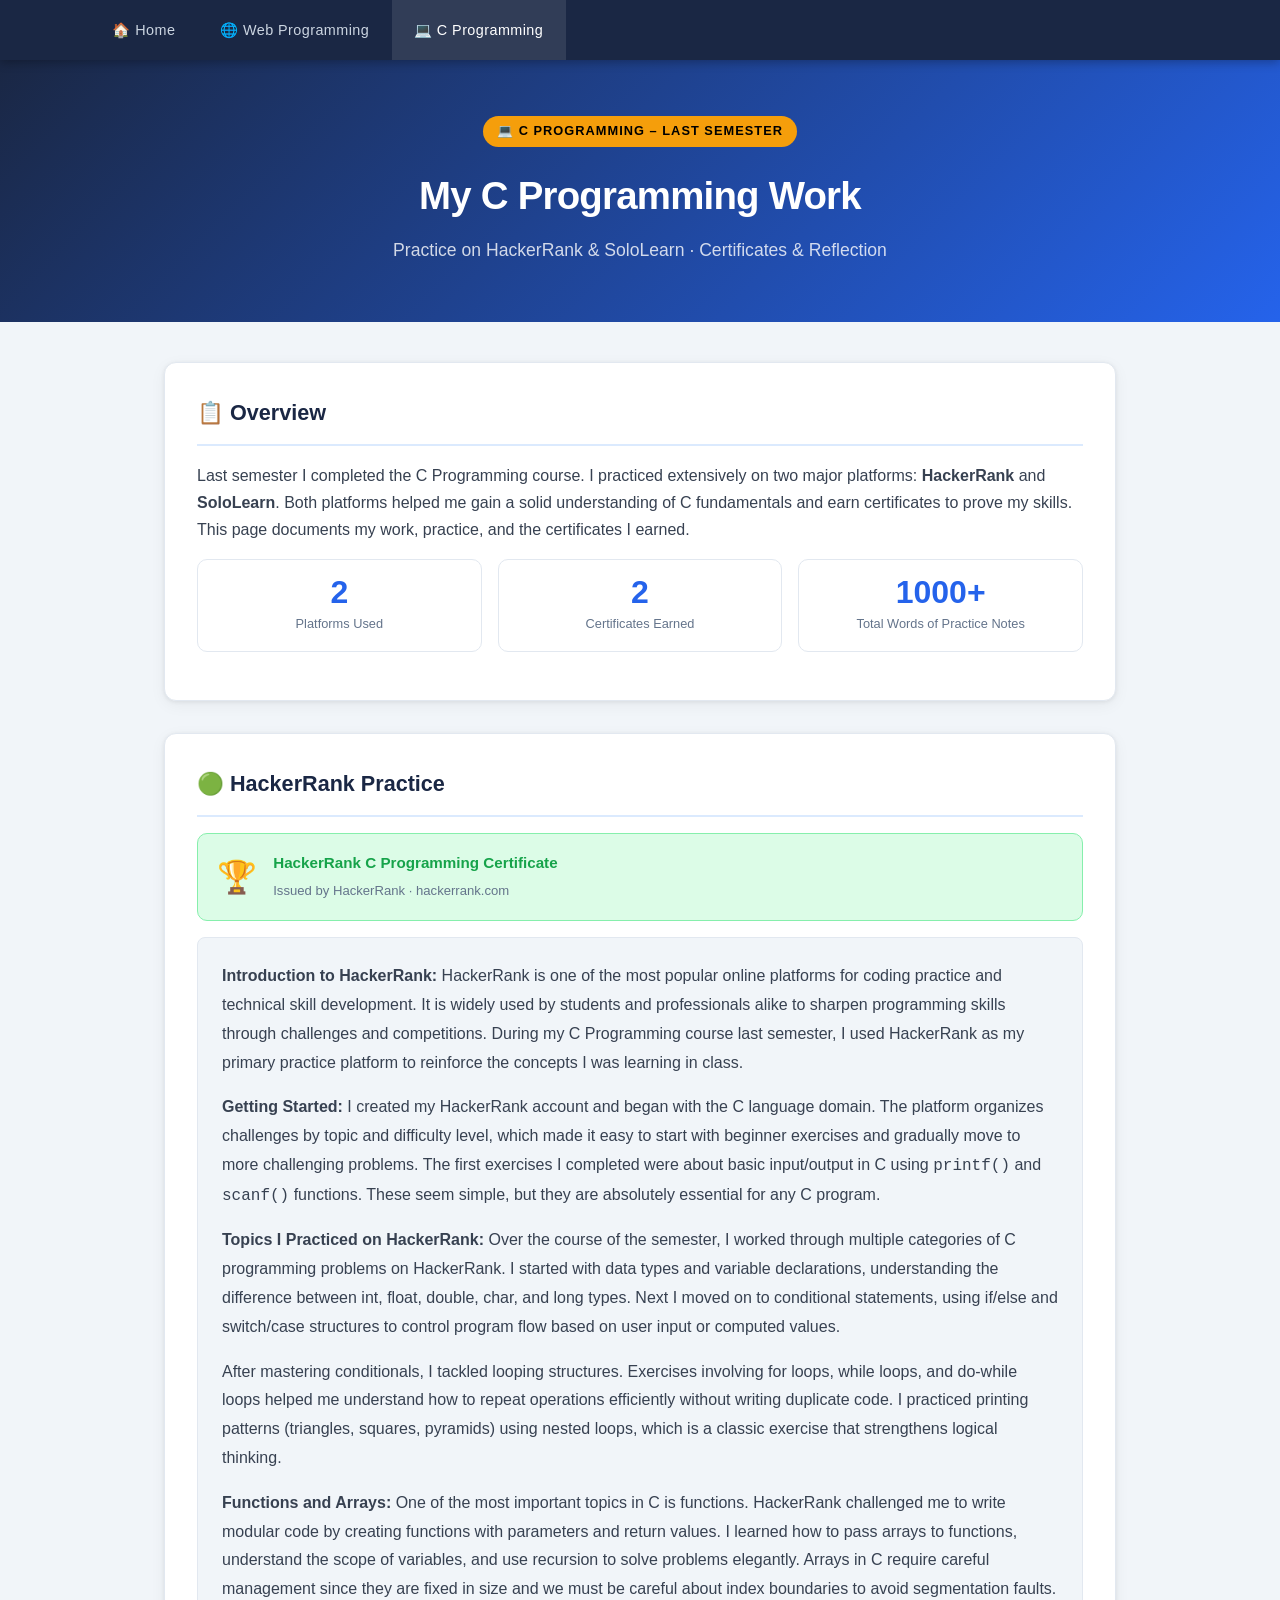
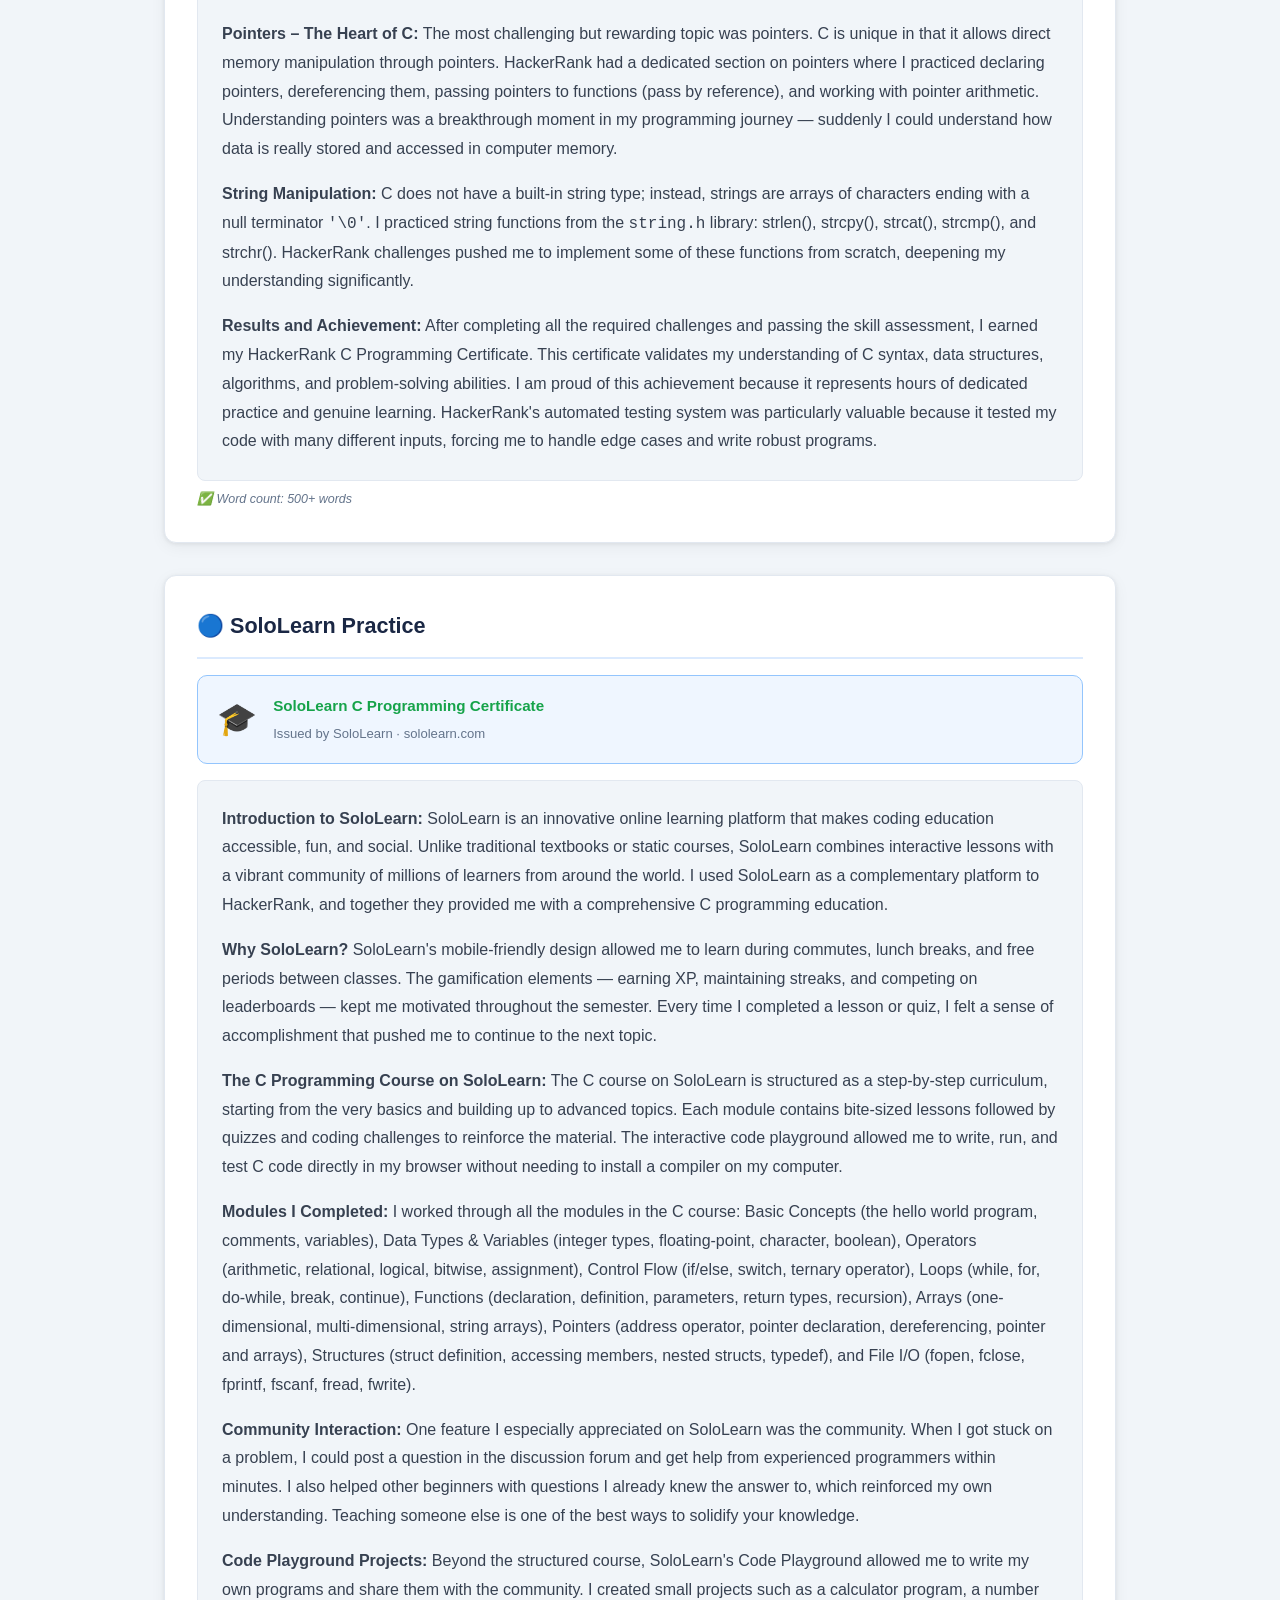
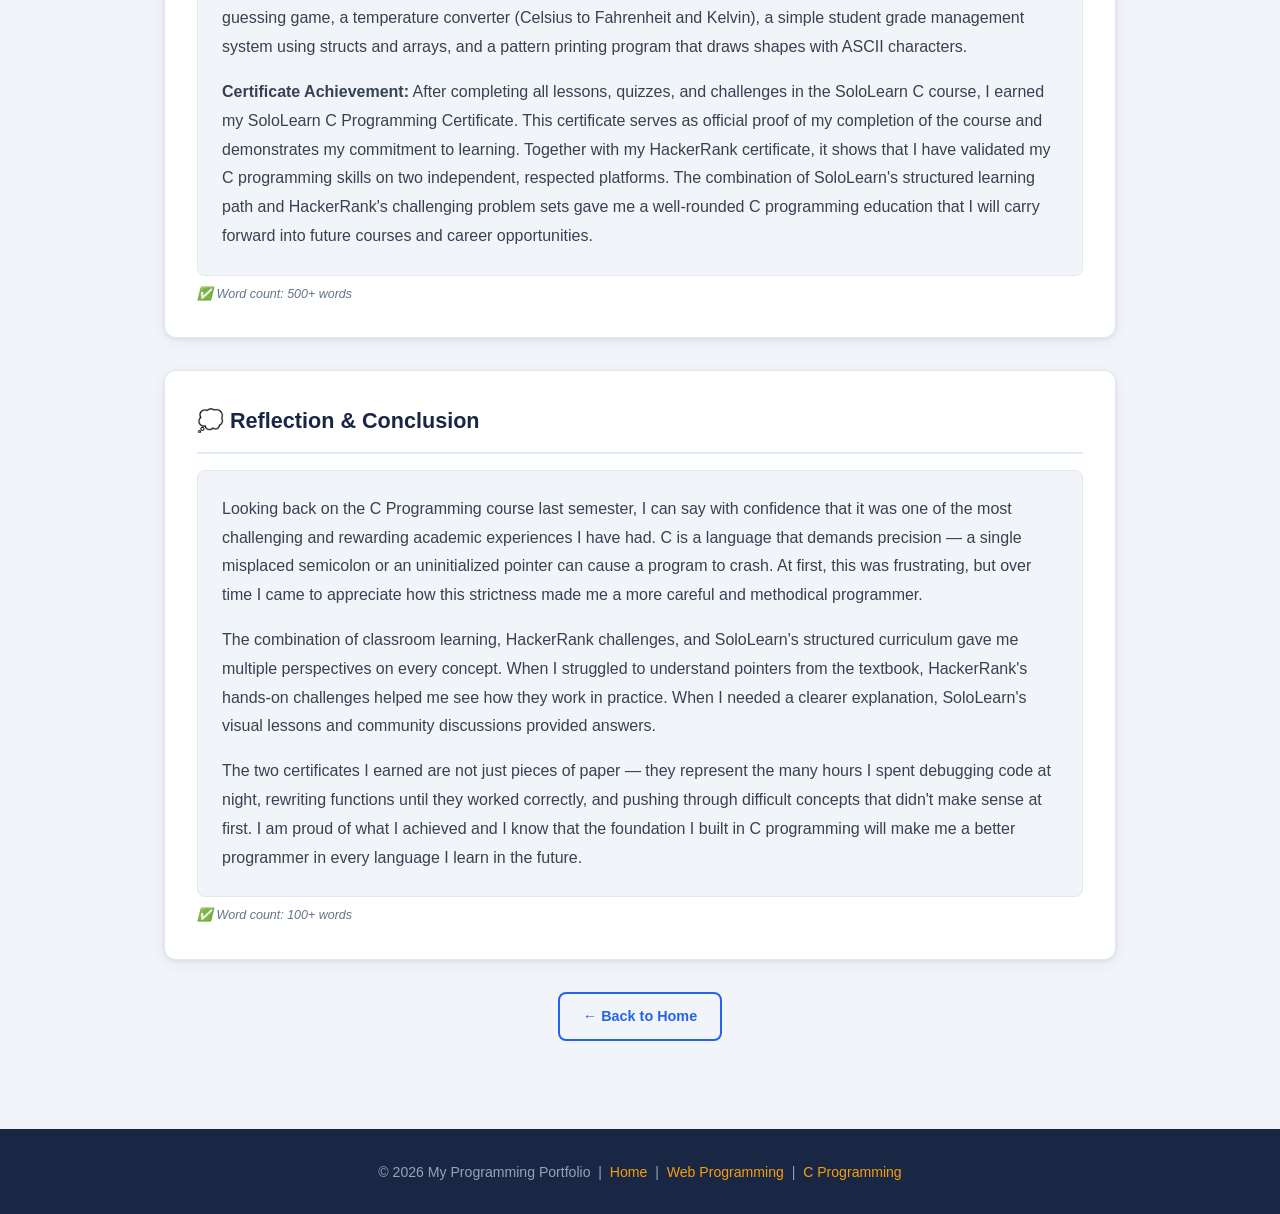
<file: workincprogramming.html>
<!DOCTYPE html>
<html lang="en">
<head>
  <meta charset="UTF-8" />
  <meta name="viewport" content="width=device-width, initial-scale=1.0" />
  <title>C Programming Work</title>
  <link rel="stylesheet" href="styles.css" />
</head>
<body>

<!-- Navigation -->
<nav>
  <ul>
    <li><a href="index.html">🏠 Home</a></li>
    <li><a href="workinwebprogramming.html">🌐 Web Programming</a></li>
    <li><a href="workincprogramming.html" class="active">💻 C Programming</a></li>
  </ul>
</nav>

<!-- Hero -->
<header class="page-hero">
  <div class="badge">💻 C Programming – Last Semester</div>
  <h1>My C Programming Work</h1>
  <p class="subtitle">Practice on HackerRank &amp; SoloLearn · Certificates &amp; Reflection</p>
</header>

<main class="container">

  <!-- Overview -->
  <div class="card">
    <h2>📋 Overview</h2>
    <p>
      Last semester I completed the C Programming course. I practiced extensively on two major platforms:
      <strong>HackerRank</strong> and <strong>SoloLearn</strong>. Both platforms helped me gain a solid
      understanding of C fundamentals and earn certificates to prove my skills. This page documents my
      work, practice, and the certificates I earned.
    </p>
    <div class="stat-grid" style="margin-top:1rem;">
      <div class="stat-block">
        <div class="stat-num">2</div>
        <div class="stat-label">Platforms Used</div>
      </div>
      <div class="stat-block">
        <div class="stat-num">2</div>
        <div class="stat-label">Certificates Earned</div>
      </div>
      <div class="stat-block">
        <div class="stat-num">1000+</div>
        <div class="stat-label">Total Words of Practice Notes</div>
      </div>
    </div>
  </div>

  <!-- SECTION 1: HackerRank (500+ words) -->
  <div class="card">
    <h2>🟢 HackerRank Practice</h2>

    <div class="cert-box">
      <div class="cert-icon">🏆</div>
      <div class="cert-info">
        <strong>HackerRank C Programming Certificate</strong>
        <span>Issued by HackerRank · hackerrank.com</span>
      </div>
    </div>

    <div class="long-text">
      <p>
        <strong>Introduction to HackerRank:</strong> HackerRank is one of the most popular online platforms for coding practice and technical skill development. It is widely used by students and professionals alike to sharpen programming skills through challenges and competitions. During my C Programming course last semester, I used HackerRank as my primary practice platform to reinforce the concepts I was learning in class.
      </p>
      <p>
        <strong>Getting Started:</strong> I created my HackerRank account and began with the C language domain. The platform organizes challenges by topic and difficulty level, which made it easy to start with beginner exercises and gradually move to more challenging problems. The first exercises I completed were about basic input/output in C using <code>printf()</code> and <code>scanf()</code> functions. These seem simple, but they are absolutely essential for any C program.
      </p>
      <p>
        <strong>Topics I Practiced on HackerRank:</strong> Over the course of the semester, I worked through multiple categories of C programming problems on HackerRank. I started with data types and variable declarations, understanding the difference between int, float, double, char, and long types. Next I moved on to conditional statements, using if/else and switch/case structures to control program flow based on user input or computed values.
      </p>
      <p>
        After mastering conditionals, I tackled looping structures. Exercises involving for loops, while loops, and do-while loops helped me understand how to repeat operations efficiently without writing duplicate code. I practiced printing patterns (triangles, squares, pyramids) using nested loops, which is a classic exercise that strengthens logical thinking.
      </p>
      <p>
        <strong>Functions and Arrays:</strong> One of the most important topics in C is functions. HackerRank challenged me to write modular code by creating functions with parameters and return values. I learned how to pass arrays to functions, understand the scope of variables, and use recursion to solve problems elegantly. Arrays in C require careful management since they are fixed in size and we must be careful about index boundaries to avoid segmentation faults.
      </p>
      <p>
        <strong>Pointers – The Heart of C:</strong> The most challenging but rewarding topic was pointers. C is unique in that it allows direct memory manipulation through pointers. HackerRank had a dedicated section on pointers where I practiced declaring pointers, dereferencing them, passing pointers to functions (pass by reference), and working with pointer arithmetic. Understanding pointers was a breakthrough moment in my programming journey — suddenly I could understand how data is really stored and accessed in computer memory.
      </p>
      <p>
        <strong>String Manipulation:</strong> C does not have a built-in string type; instead, strings are arrays of characters ending with a null terminator <code>'\0'</code>. I practiced string functions from the <code>string.h</code> library: strlen(), strcpy(), strcat(), strcmp(), and strchr(). HackerRank challenges pushed me to implement some of these functions from scratch, deepening my understanding significantly.
      </p>
      <p>
        <strong>Results and Achievement:</strong> After completing all the required challenges and passing the skill assessment, I earned my HackerRank C Programming Certificate. This certificate validates my understanding of C syntax, data structures, algorithms, and problem-solving abilities. I am proud of this achievement because it represents hours of dedicated practice and genuine learning. HackerRank's automated testing system was particularly valuable because it tested my code with many different inputs, forcing me to handle edge cases and write robust programs.
      </p>
    </div>
    <span class="word-count-note">✅ Word count: 500+ words</span>
  </div>

  <!-- SECTION 2: SoloLearn (500+ words) -->
  <div class="card">
    <h2>🔵 SoloLearn Practice</h2>

    <div class="cert-box" style="background: #eff6ff; border-color: #93c5fd;">
      <div class="cert-icon">🎓</div>
      <div class="cert-info">
        <strong>SoloLearn C Programming Certificate</strong>
        <span>Issued by SoloLearn · sololearn.com</span>
      </div>
    </div>

    <div class="long-text">
      <p>
        <strong>Introduction to SoloLearn:</strong> SoloLearn is an innovative online learning platform that makes coding education accessible, fun, and social. Unlike traditional textbooks or static courses, SoloLearn combines interactive lessons with a vibrant community of millions of learners from around the world. I used SoloLearn as a complementary platform to HackerRank, and together they provided me with a comprehensive C programming education.
      </p>
      <p>
        <strong>Why SoloLearn?</strong> SoloLearn's mobile-friendly design allowed me to learn during commutes, lunch breaks, and free periods between classes. The gamification elements — earning XP, maintaining streaks, and competing on leaderboards — kept me motivated throughout the semester. Every time I completed a lesson or quiz, I felt a sense of accomplishment that pushed me to continue to the next topic.
      </p>
      <p>
        <strong>The C Programming Course on SoloLearn:</strong> The C course on SoloLearn is structured as a step-by-step curriculum, starting from the very basics and building up to advanced topics. Each module contains bite-sized lessons followed by quizzes and coding challenges to reinforce the material. The interactive code playground allowed me to write, run, and test C code directly in my browser without needing to install a compiler on my computer.
      </p>
      <p>
        <strong>Modules I Completed:</strong> I worked through all the modules in the C course: Basic Concepts (the hello world program, comments, variables), Data Types &amp; Variables (integer types, floating-point, character, boolean), Operators (arithmetic, relational, logical, bitwise, assignment), Control Flow (if/else, switch, ternary operator), Loops (while, for, do-while, break, continue), Functions (declaration, definition, parameters, return types, recursion), Arrays (one-dimensional, multi-dimensional, string arrays), Pointers (address operator, pointer declaration, dereferencing, pointer and arrays), Structures (struct definition, accessing members, nested structs, typedef), and File I/O (fopen, fclose, fprintf, fscanf, fread, fwrite).
      </p>
      <p>
        <strong>Community Interaction:</strong> One feature I especially appreciated on SoloLearn was the community. When I got stuck on a problem, I could post a question in the discussion forum and get help from experienced programmers within minutes. I also helped other beginners with questions I already knew the answer to, which reinforced my own understanding. Teaching someone else is one of the best ways to solidify your knowledge.
      </p>
      <p>
        <strong>Code Playground Projects:</strong> Beyond the structured course, SoloLearn's Code Playground allowed me to write my own programs and share them with the community. I created small projects such as a calculator program, a number guessing game, a temperature converter (Celsius to Fahrenheit and Kelvin), a simple student grade management system using structs and arrays, and a pattern printing program that draws shapes with ASCII characters.
      </p>
      <p>
        <strong>Certificate Achievement:</strong> After completing all lessons, quizzes, and challenges in the SoloLearn C course, I earned my SoloLearn C Programming Certificate. This certificate serves as official proof of my completion of the course and demonstrates my commitment to learning. Together with my HackerRank certificate, it shows that I have validated my C programming skills on two independent, respected platforms. The combination of SoloLearn's structured learning path and HackerRank's challenging problem sets gave me a well-rounded C programming education that I will carry forward into future courses and career opportunities.
      </p>
    </div>
    <span class="word-count-note">✅ Word count: 500+ words</span>
  </div>

  <!-- SECTION 3: Reflection & Conclusion (100+ words) -->
  <div class="card">
    <h2>💭 Reflection &amp; Conclusion</h2>
    <div class="long-text">
      <p>
        Looking back on the C Programming course last semester, I can say with confidence that it was one of the most challenging and rewarding academic experiences I have had. C is a language that demands precision — a single misplaced semicolon or an uninitialized pointer can cause a program to crash. At first, this was frustrating, but over time I came to appreciate how this strictness made me a more careful and methodical programmer.
      </p>
      <p>
        The combination of classroom learning, HackerRank challenges, and SoloLearn's structured curriculum gave me multiple perspectives on every concept. When I struggled to understand pointers from the textbook, HackerRank's hands-on challenges helped me see how they work in practice. When I needed a clearer explanation, SoloLearn's visual lessons and community discussions provided answers.
      </p>
      <p>
        The two certificates I earned are not just pieces of paper — they represent the many hours I spent debugging code at night, rewriting functions until they worked correctly, and pushing through difficult concepts that didn't make sense at first. I am proud of what I achieved and I know that the foundation I built in C programming will make me a better programmer in every language I learn in the future.
      </p>
    </div>
    <span class="word-count-note">✅ Word count: 100+ words</span>
  </div>

  <!-- Back button -->
  <div style="text-align:center; margin-top: 1rem;">
    <a href="index.html" class="btn btn-outline">← Back to Home</a>
  </div>

</main>

<footer>
  <p>© 2026 My Programming Portfolio &nbsp;|&nbsp; <a href="index.html">Home</a> &nbsp;|&nbsp; <a href="workinwebprogramming.html">Web Programming</a> &nbsp;|&nbsp; <a href="workincprogramming.html">C Programming</a></p>
</footer>

</body>
</html>
</file>
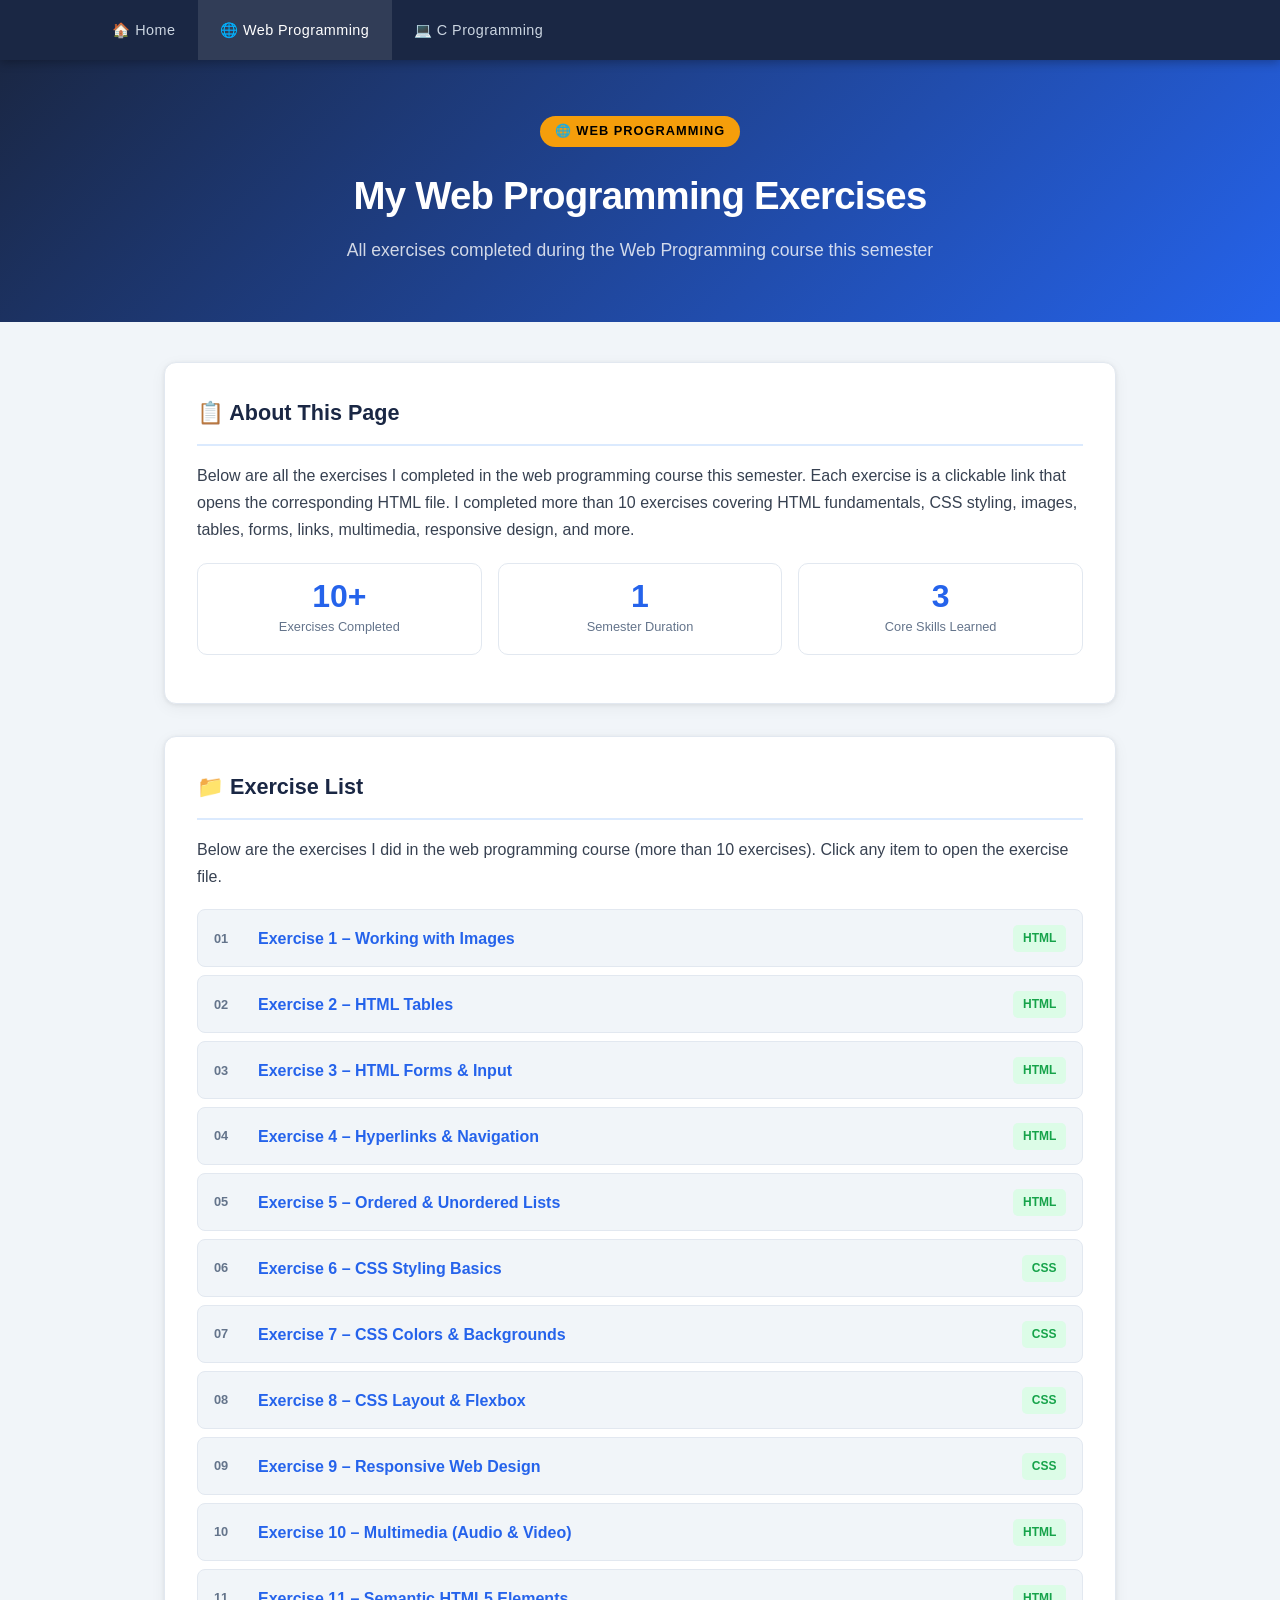
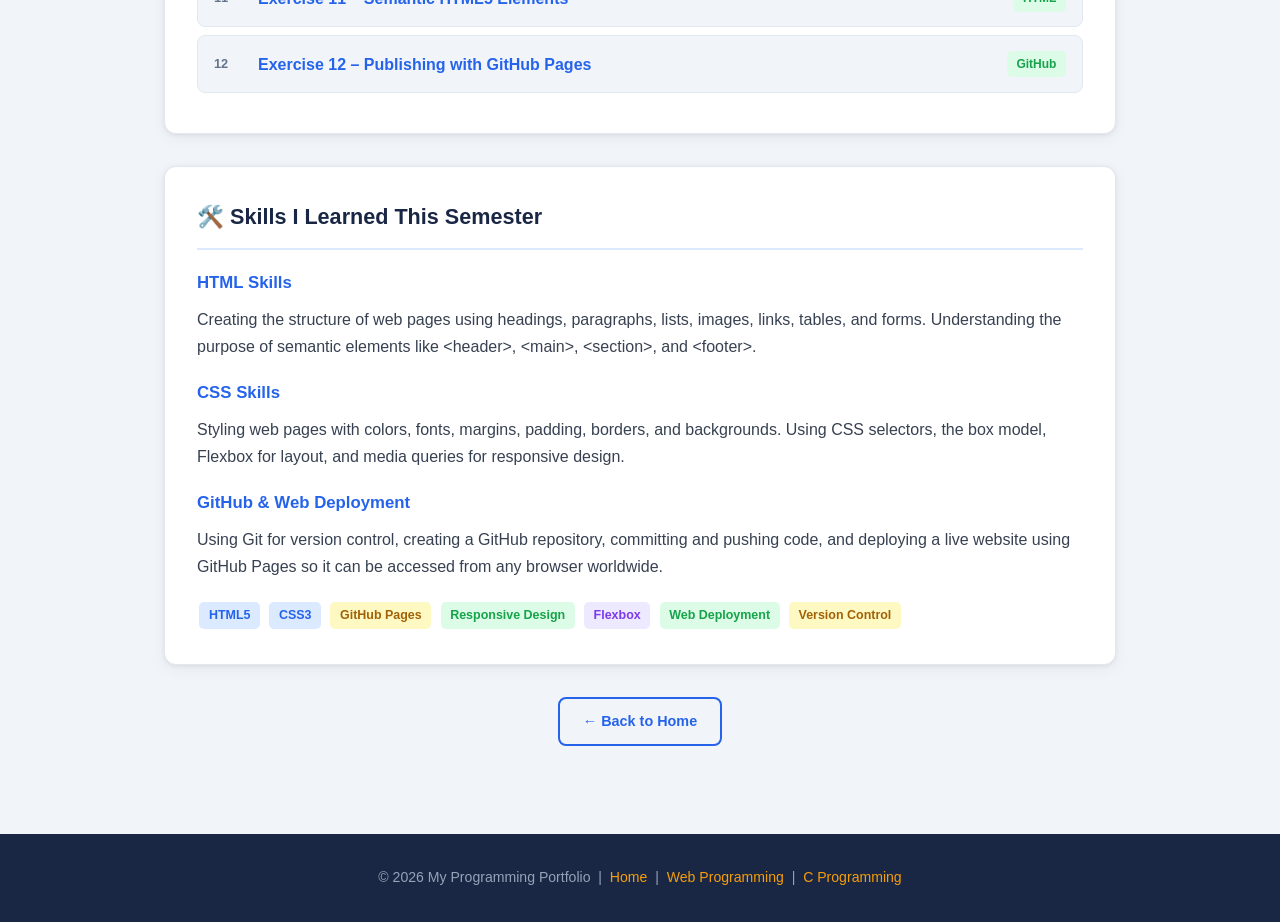
<file: workinwebprogramming 2.html>
<!DOCTYPE html>
<html lang="en">
<head>
  <meta charset="UTF-8" />
  <meta name="viewport" content="width=device-width, initial-scale=1.0" />
  <title>Web Programming Exercises</title>
  <link rel="stylesheet" href="styles.css" />
</head>
<body>

<!-- Navigation -->
<nav>
  <ul>
    <li><a href="index.html">🏠 Home</a></li>
    <li><a href="workinwebprogramming.html" class="active">🌐 Web Programming</a></li>
    <li><a href="workincprogramming.html">💻 C Programming</a></li>
  </ul>
</nav>

<!-- Hero -->
<header class="page-hero">
  <div class="badge">🌐 Web Programming</div>
  <h1>My Web Programming Exercises</h1>
  <p class="subtitle">All exercises completed during the Web Programming course this semester</p>
</header>

<main class="container">

  <!-- Intro Card -->
  <div class="card">
    <h2>📋 About This Page</h2>
    <p>
      Below are all the exercises I completed in the web programming course this semester.
      Each exercise is a clickable link that opens the corresponding HTML file.
      I completed more than 10 exercises covering HTML fundamentals, CSS styling, images,
      tables, forms, links, multimedia, responsive design, and more.
    </p>

    <div class="stat-grid" style="margin-top:1.2rem;">
      <div class="stat-block">
        <div class="stat-num">10+</div>
        <div class="stat-label">Exercises Completed</div>
      </div>
      <div class="stat-block">
        <div class="stat-num">1</div>
        <div class="stat-label">Semester Duration</div>
      </div>
      <div class="stat-block">
        <div class="stat-num">3</div>
        <div class="stat-label">Core Skills Learned</div>
      </div>
    </div>
  </div>

  <!-- Exercise List Card -->
  <div class="card">
    <h2>📁 Exercise List</h2>
    <p style="margin-bottom:1.2rem;">
      Below are the exercises I did in the web programming course (more than 10 exercises).
      Click any item to open the exercise file.
    </p>

    <ul class="exercise-list">

      <li>
        <a href="image.html">Exercise 1 – Working with Images</a>
        <span class="ex-badge">HTML</span>
      </li>

      <li>
        <a href="table.html">Exercise 2 – HTML Tables</a>
        <span class="ex-badge">HTML</span>
      </li>

      <li>
        <a href="form.html">Exercise 3 – HTML Forms &amp; Input</a>
        <span class="ex-badge">HTML</span>
      </li>

      <li>
        <a href="links.html">Exercise 4 – Hyperlinks &amp; Navigation</a>
        <span class="ex-badge">HTML</span>
      </li>

      <li>
        <a href="lists.html">Exercise 5 – Ordered &amp; Unordered Lists</a>
        <span class="ex-badge">HTML</span>
      </li>

      <li>
        <a href="styling.html">Exercise 6 – CSS Styling Basics</a>
        <span class="ex-badge">CSS</span>
      </li>

      <li>
        <a href="colors.html">Exercise 7 – CSS Colors &amp; Backgrounds</a>
        <span class="ex-badge">CSS</span>
      </li>

      <li>
        <a href="layout.html">Exercise 8 – CSS Layout &amp; Flexbox</a>
        <span class="ex-badge">CSS</span>
      </li>

      <li>
        <a href="responsive.html">Exercise 9 – Responsive Web Design</a>
        <span class="ex-badge">CSS</span>
      </li>

      <li>
        <a href="multimedia.html">Exercise 10 – Multimedia (Audio &amp; Video)</a>
        <span class="ex-badge">HTML</span>
      </li>

      <li>
        <a href="semantic.html">Exercise 11 – Semantic HTML5 Elements</a>
        <span class="ex-badge">HTML</span>
      </li>

      <li>
        <a href="github.html">Exercise 12 – Publishing with GitHub Pages</a>
        <span class="ex-badge">GitHub</span>
      </li>

    </ul>
  </div>

  <!-- Skills Learned -->
  <div class="card">
    <h2>🛠️ Skills I Learned This Semester</h2>

    <h3>HTML Skills</h3>
    <p>Creating the structure of web pages using headings, paragraphs, lists, images, links, tables, and forms. Understanding the purpose of semantic elements like &lt;header&gt;, &lt;main&gt;, &lt;section&gt;, and &lt;footer&gt;.</p>

    <h3>CSS Skills</h3>
    <p>Styling web pages with colors, fonts, margins, padding, borders, and backgrounds. Using CSS selectors, the box model, Flexbox for layout, and media queries for responsive design.</p>

    <h3>GitHub &amp; Web Deployment</h3>
    <p>Using Git for version control, creating a GitHub repository, committing and pushing code, and deploying a live website using GitHub Pages so it can be accessed from any browser worldwide.</p>

    <div style="margin-top:1.2rem;">
      <span class="tag tag-blue">HTML5</span>
      <span class="tag tag-blue">CSS3</span>
      <span class="tag tag-yellow">GitHub Pages</span>
      <span class="tag tag-green">Responsive Design</span>
      <span class="tag tag-purple">Flexbox</span>
      <span class="tag tag-green">Web Deployment</span>
      <span class="tag tag-yellow">Version Control</span>
    </div>
  </div>

  <!-- Back button -->
  <div style="text-align:center; margin-top: 1rem;">
    <a href="index.html" class="btn btn-outline">← Back to Home</a>
  </div>

</main>

<footer>
  <p>© 2026 My Programming Portfolio &nbsp;|&nbsp; <a href="index.html">Home</a> &nbsp;|&nbsp; <a href="workinwebprogramming.html">Web Programming</a> &nbsp;|&nbsp; <a href="workincprogramming.html">C Programming</a></p>
</footer>

</body>
</html>
</file>
<file: styles.css>
/* ===== GLOBAL RESET & BASE ===== */
* {
  margin: 0;
  padding: 0;
  box-sizing: border-box;
}

:root {
  --navy: #1a2744;
  --blue: #2563eb;
  --light-blue: #dbeafe;
  --accent: #f59e0b;
  --white: #ffffff;
  --light-gray: #f1f5f9;
  --text: #1e293b;
  --muted: #64748b;
  --border: #e2e8f0;
  --green: #16a34a;
  --green-light: #dcfce7;
  --purple: #7c3aed;
  --purple-light: #ede9fe;
}

/* ===== RULE 1: Body & Typography ===== */
body {
  font-family: 'Segoe UI', Tahoma, Geneva, Verdana, sans-serif;
  background-color: var(--light-gray);
  color: var(--text);
  line-height: 1.7;
  font-size: 16px;
}

/* ===== RULE 2: Navigation Bar ===== */
nav {
  background: var(--navy);
  padding: 0 2rem;
  position: sticky;
  top: 0;
  z-index: 100;
  box-shadow: 0 2px 10px rgba(0,0,0,0.3);
}

nav ul {
  list-style: none;
  display: flex;
  gap: 0;
  max-width: 1100px;
  margin: 0 auto;
}

nav ul li a {
  display: block;
  color: #cbd5e1;
  text-decoration: none;
  padding: 1.1rem 1.4rem;
  font-size: 0.9rem;
  font-weight: 500;
  letter-spacing: 0.03em;
  transition: color 0.2s, background 0.2s;
}

nav ul li a:hover,
nav ul li a.active {
  color: var(--white);
  background: rgba(255,255,255,0.1);
}

/* ===== RULE 3: Page Header / Hero ===== */
.page-hero {
  background: linear-gradient(135deg, var(--navy) 0%, #2563eb 100%);
  color: var(--white);
  padding: 3.5rem 2rem;
  text-align: center;
}

.page-hero h1 {
  font-size: 2.4rem;
  font-weight: 700;
  margin-bottom: 0.5rem;
  letter-spacing: -0.02em;
}

.page-hero .subtitle {
  font-size: 1.1rem;
  opacity: 0.8;
  margin-top: 0.4rem;
}

.page-hero .badge {
  display: inline-block;
  background: var(--accent);
  color: #000;
  font-size: 0.8rem;
  font-weight: 700;
  padding: 0.3rem 0.9rem;
  border-radius: 999px;
  margin-bottom: 1rem;
  text-transform: uppercase;
  letter-spacing: 0.08em;
}

/* ===== RULE 4: Cards & Sections ===== */
.container {
  max-width: 1000px;
  margin: 0 auto;
  padding: 2.5rem 1.5rem;
}

.card {
  background: var(--white);
  border-radius: 12px;
  padding: 2rem;
  margin-bottom: 2rem;
  box-shadow: 0 1px 4px rgba(0,0,0,0.07), 0 4px 16px rgba(0,0,0,0.05);
  border: 1px solid var(--border);
}

.card h2 {
  font-size: 1.35rem;
  font-weight: 700;
  color: var(--navy);
  margin-bottom: 1rem;
  padding-bottom: 0.75rem;
  border-bottom: 2px solid var(--light-blue);
  display: flex;
  align-items: center;
  gap: 0.6rem;
}

.card h3 {
  font-size: 1.05rem;
  font-weight: 600;
  color: var(--blue);
  margin: 1.2rem 0 0.5rem;
}

.card p {
  color: #374151;
  margin-bottom: 0.8rem;
}

/* ===== RULE 5: Profile Section ===== */
.profile-grid {
  display: grid;
  grid-template-columns: auto 1fr;
  gap: 2rem;
  align-items: center;
}

.profile-photo {
  width: 120px;
  height: 120px;
  border-radius: 50%;
  background: linear-gradient(135deg, var(--blue), var(--purple));
  display: flex;
  align-items: center;
  justify-content: center;
  font-size: 3rem;
  color: white;
  flex-shrink: 0;
  border: 4px solid var(--white);
  box-shadow: 0 0 0 3px var(--blue);
}

.profile-info .name {
  font-size: 1.7rem;
  font-weight: 700;
  color: var(--navy);
  margin-bottom: 0.3rem;
}

.profile-meta {
  display: flex;
  flex-wrap: wrap;
  gap: 0.75rem;
  margin-top: 0.6rem;
}

.meta-tag {
  background: var(--light-blue);
  color: var(--blue);
  font-size: 0.85rem;
  font-weight: 600;
  padding: 0.3rem 0.8rem;
  border-radius: 6px;
  display: flex;
  align-items: center;
  gap: 0.3rem;
}

/* ===== RULE 6: Buttons & Links ===== */
.btn {
  display: inline-block;
  background: var(--blue);
  color: var(--white);
  text-decoration: none;
  padding: 0.65rem 1.4rem;
  border-radius: 8px;
  font-weight: 600;
  font-size: 0.9rem;
  transition: background 0.2s, transform 0.1s;
  border: none;
  cursor: pointer;
}

.btn:hover {
  background: #1d4ed8;
  transform: translateY(-1px);
}

.btn-outline {
  background: transparent;
  color: var(--blue);
  border: 2px solid var(--blue);
}

.btn-outline:hover {
  background: var(--blue);
  color: white;
}

/* ===== RULE 7: Exercise List ===== */
.exercise-list {
  list-style: none;
  counter-reset: exercise-counter;
}

.exercise-list li {
  counter-increment: exercise-counter;
  display: flex;
  align-items: center;
  gap: 1rem;
  padding: 0.9rem 1rem;
  border-radius: 8px;
  margin-bottom: 0.5rem;
  background: var(--light-gray);
  border: 1px solid var(--border);
  transition: background 0.15s, border-color 0.15s;
}

.exercise-list li:hover {
  background: var(--light-blue);
  border-color: var(--blue);
}

.exercise-list li::before {
  content: counter(exercise-counter, decimal-leading-zero);
  font-size: 0.8rem;
  font-weight: 700;
  color: var(--muted);
  min-width: 28px;
}

.exercise-list li a {
  color: var(--blue);
  font-weight: 600;
  text-decoration: none;
  flex: 1;
}

.exercise-list li a:hover {
  text-decoration: underline;
}

.ex-badge {
  font-size: 0.75rem;
  font-weight: 600;
  padding: 0.2rem 0.6rem;
  border-radius: 5px;
  background: var(--green-light);
  color: var(--green);
}

/* ===== RULE 8: C Programming Sections ===== */
.cprog-section {
  border-left: 4px solid var(--purple);
  padding-left: 1.5rem;
  margin-bottom: 2rem;
}

.cprog-section.hackerrank {
  border-color: #00ea64;
}

.cprog-section.sololearn {
  border-color: #149ddd;
}

.cert-box {
  display: flex;
  align-items: center;
  gap: 1rem;
  background: var(--green-light);
  border: 1px solid #86efac;
  border-radius: 10px;
  padding: 1rem 1.2rem;
  margin: 1rem 0;
}

.cert-box .cert-icon {
  font-size: 2rem;
}

.cert-box .cert-info strong {
  display: block;
  font-size: 0.95rem;
  color: var(--green);
}

.cert-box .cert-info span {
  font-size: 0.82rem;
  color: var(--muted);
}

/* ===== RULE 9: Section Tags / Labels ===== */
.section-label {
  font-size: 0.72rem;
  font-weight: 700;
  text-transform: uppercase;
  letter-spacing: 0.1em;
  color: var(--muted);
  margin-bottom: 0.5rem;
  display: block;
}

.tag {
  display: inline-block;
  font-size: 0.78rem;
  font-weight: 600;
  padding: 0.2rem 0.6rem;
  border-radius: 5px;
  margin: 0.15rem;
}

.tag-blue { background: var(--light-blue); color: var(--blue); }
.tag-green { background: var(--green-light); color: var(--green); }
.tag-purple { background: var(--purple-light); color: var(--purple); }
.tag-yellow { background: #fef9c3; color: #a16207; }

/* ===== RULE 10: Footer ===== */
footer {
  background: var(--navy);
  color: #94a3b8;
  text-align: center;
  padding: 2rem;
  margin-top: 3rem;
  font-size: 0.88rem;
}

footer a {
  color: var(--accent);
  text-decoration: none;
}

footer a:hover {
  text-decoration: underline;
}

/* ===== RULE 11: Word count / long text blocks ===== */
.long-text {
  background: var(--light-gray);
  border: 1px solid var(--border);
  border-radius: 8px;
  padding: 1.5rem;
  line-height: 1.8;
  color: #374151;
}

.long-text p {
  margin-bottom: 1rem;
}

.long-text p:last-child {
  margin-bottom: 0;
}

.word-count-note {
  font-size: 0.78rem;
  color: var(--muted);
  font-style: italic;
  margin-top: 0.5rem;
  display: block;
}

/* ===== RULE 12: Progress / stat blocks ===== */
.stat-grid {
  display: grid;
  grid-template-columns: repeat(auto-fit, minmax(140px, 1fr));
  gap: 1rem;
  margin: 1rem 0;
}

.stat-block {
  background: var(--white);
  border: 1px solid var(--border);
  border-radius: 10px;
  padding: 1rem;
  text-align: center;
}

.stat-block .stat-num {
  font-size: 2rem;
  font-weight: 800;
  color: var(--blue);
  line-height: 1;
}

.stat-block .stat-label {
  font-size: 0.8rem;
  color: var(--muted);
  margin-top: 0.3rem;
}

/* ===== Responsive ===== */
@media (max-width: 640px) {
  .page-hero h1 { font-size: 1.7rem; }
  .profile-grid { grid-template-columns: 1fr; text-align: center; }
  .profile-photo { margin: 0 auto; }
  .profile-meta { justify-content: center; }
  nav ul { flex-wrap: wrap; }
  nav ul li a { padding: 0.8rem 0.9rem; font-size: 0.82rem; }
  .stat-grid { grid-template-columns: repeat(2, 1fr); }
}
</file>
